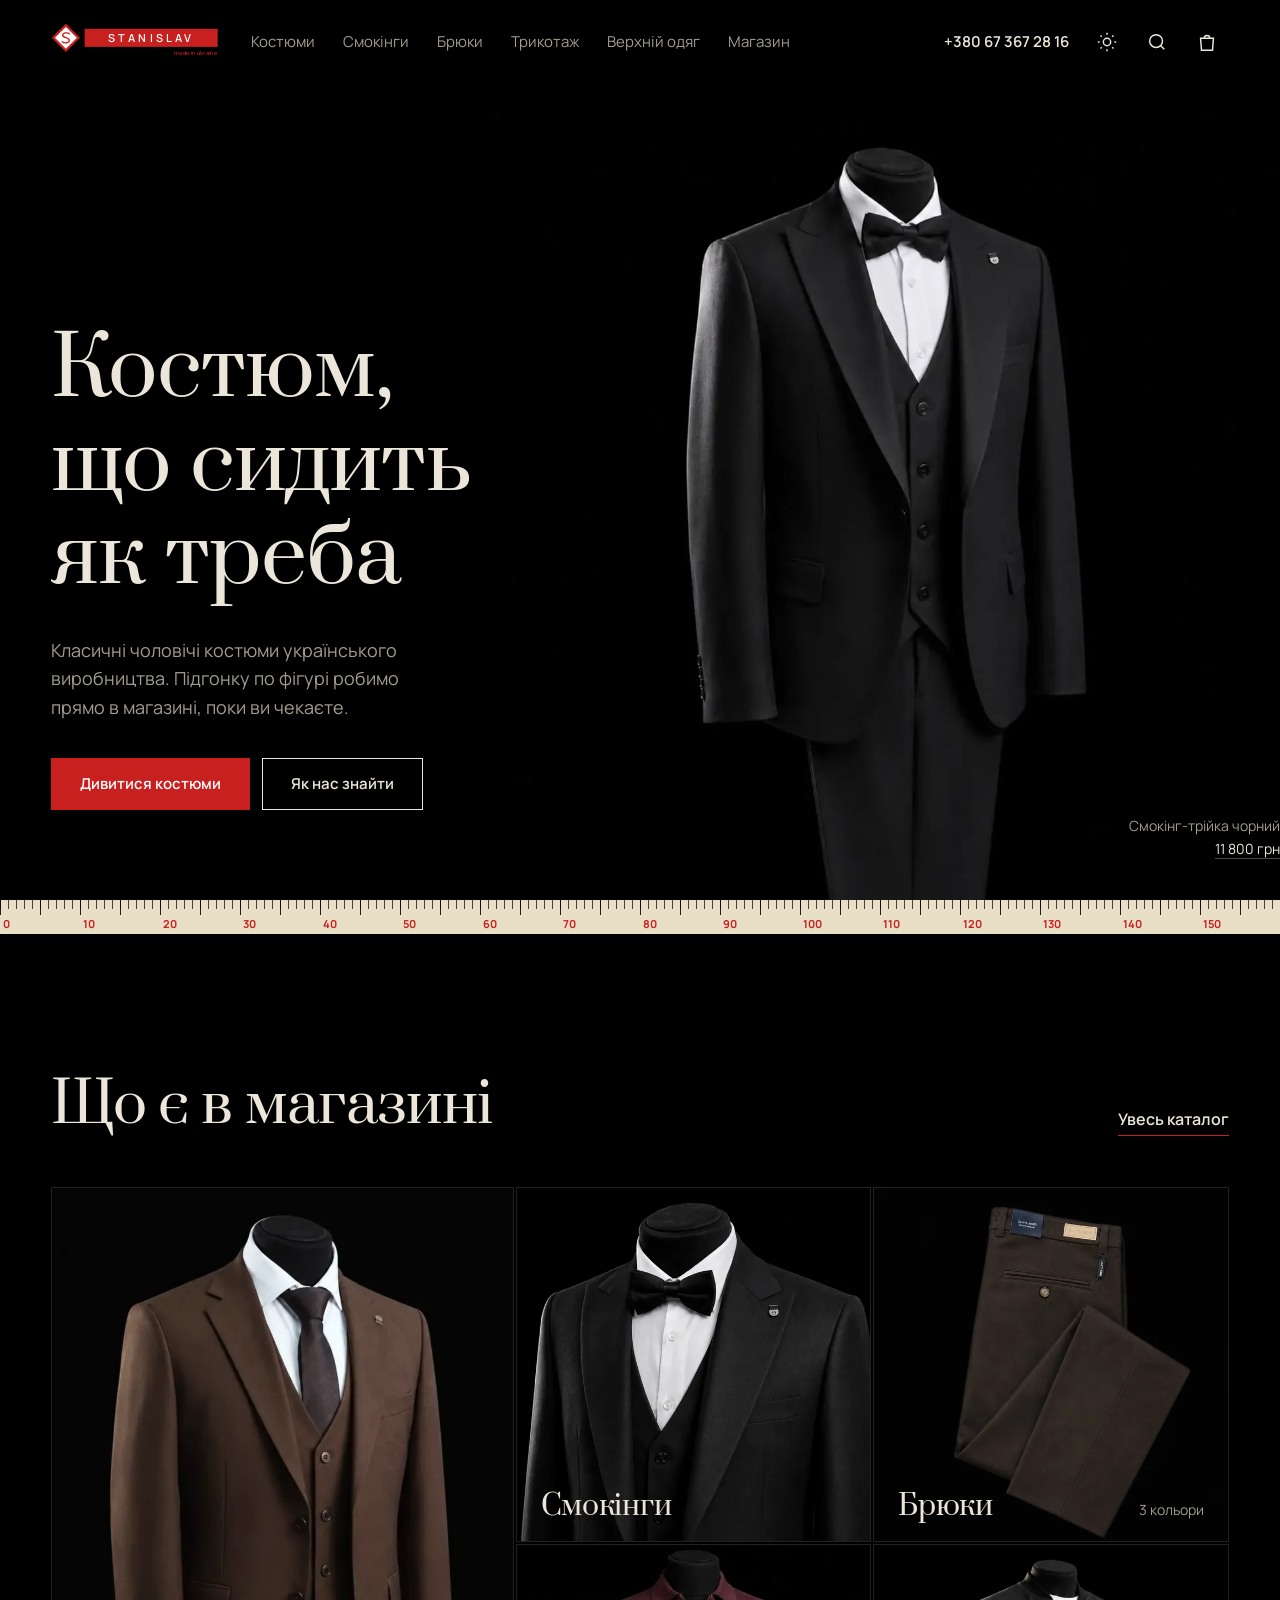
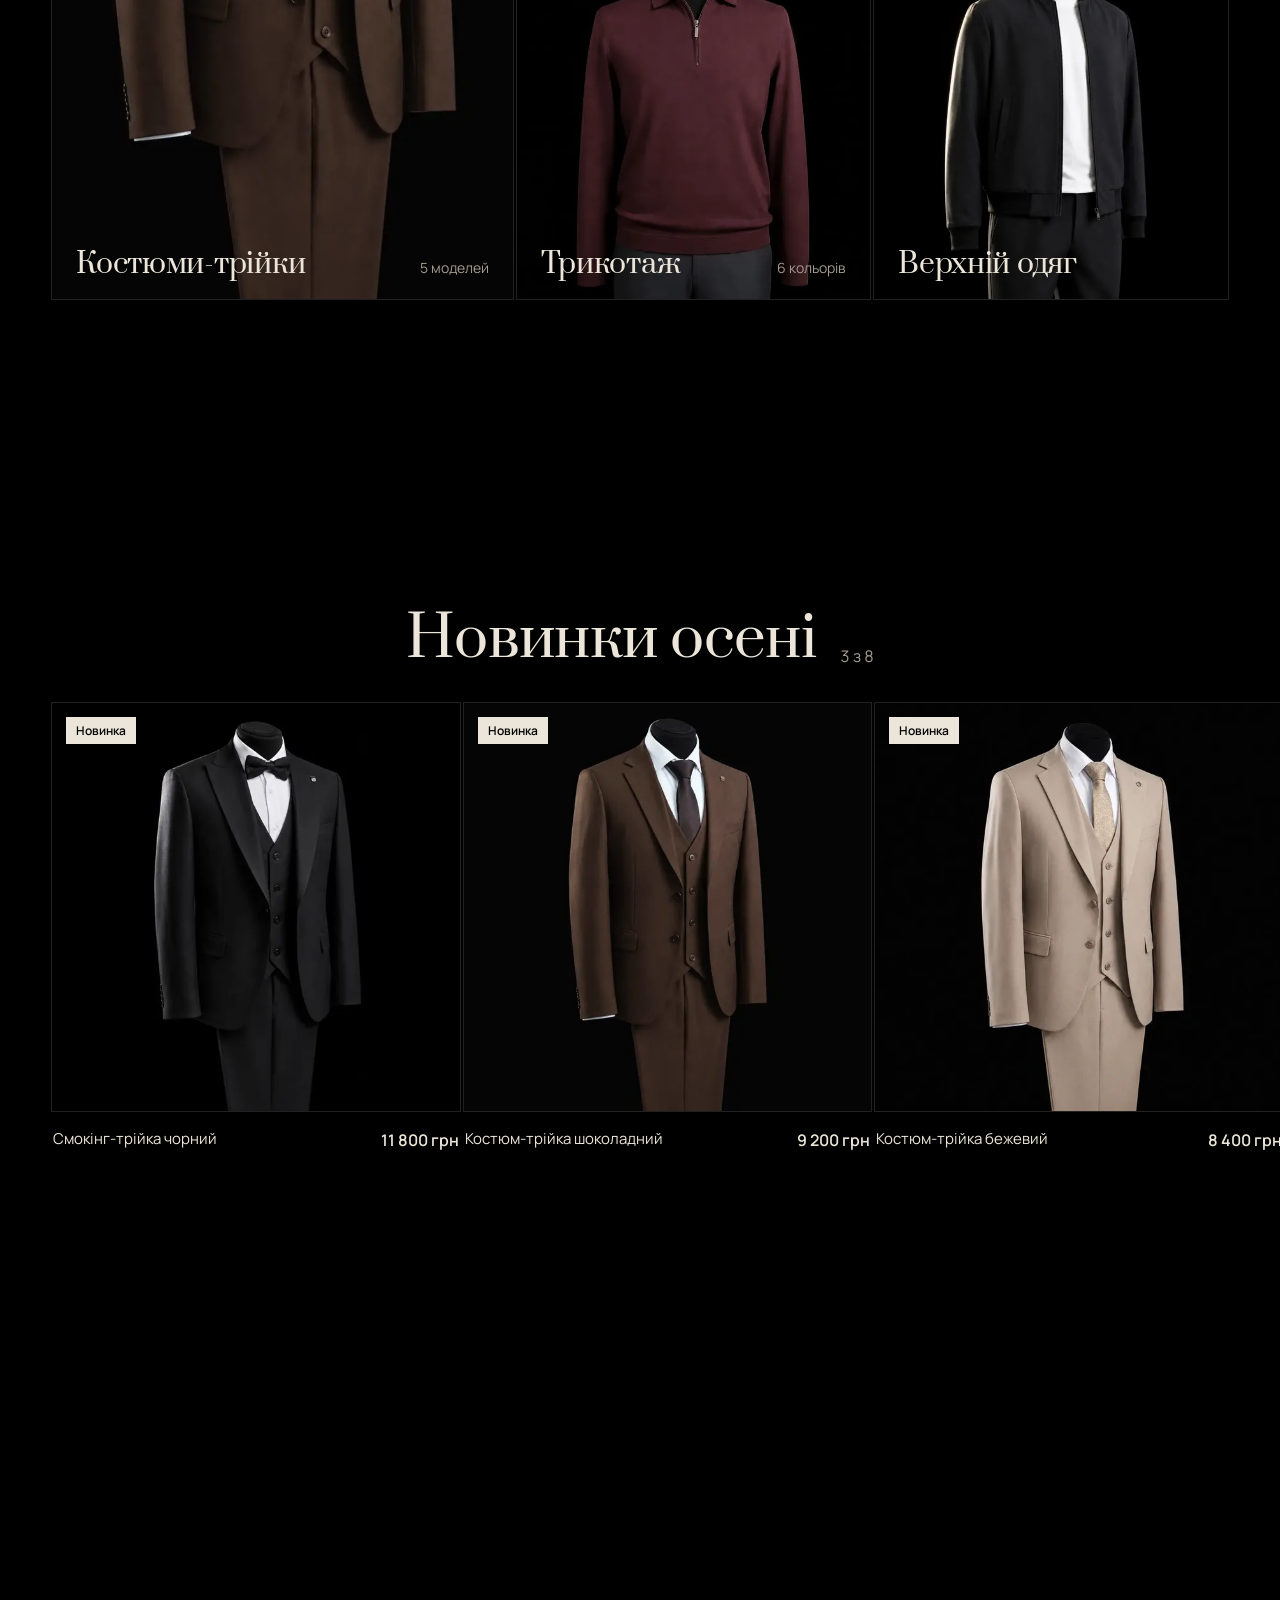
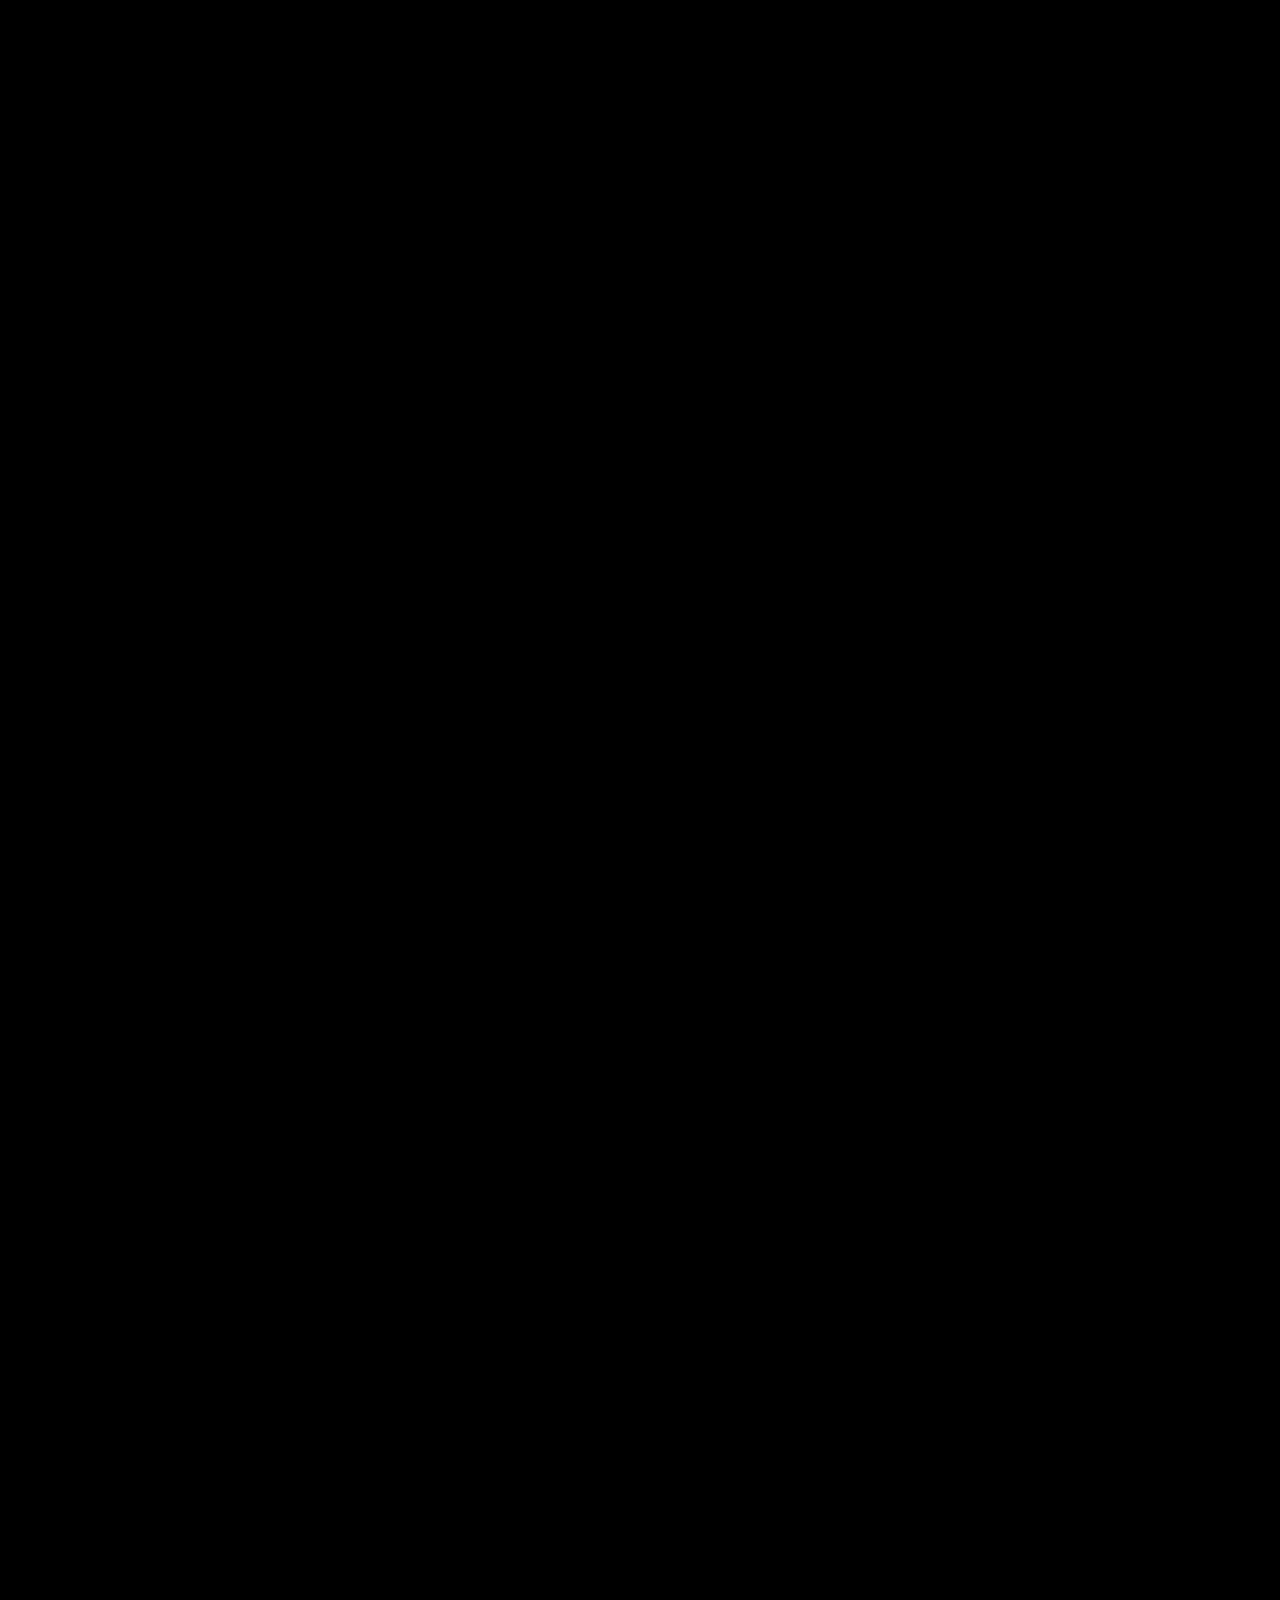
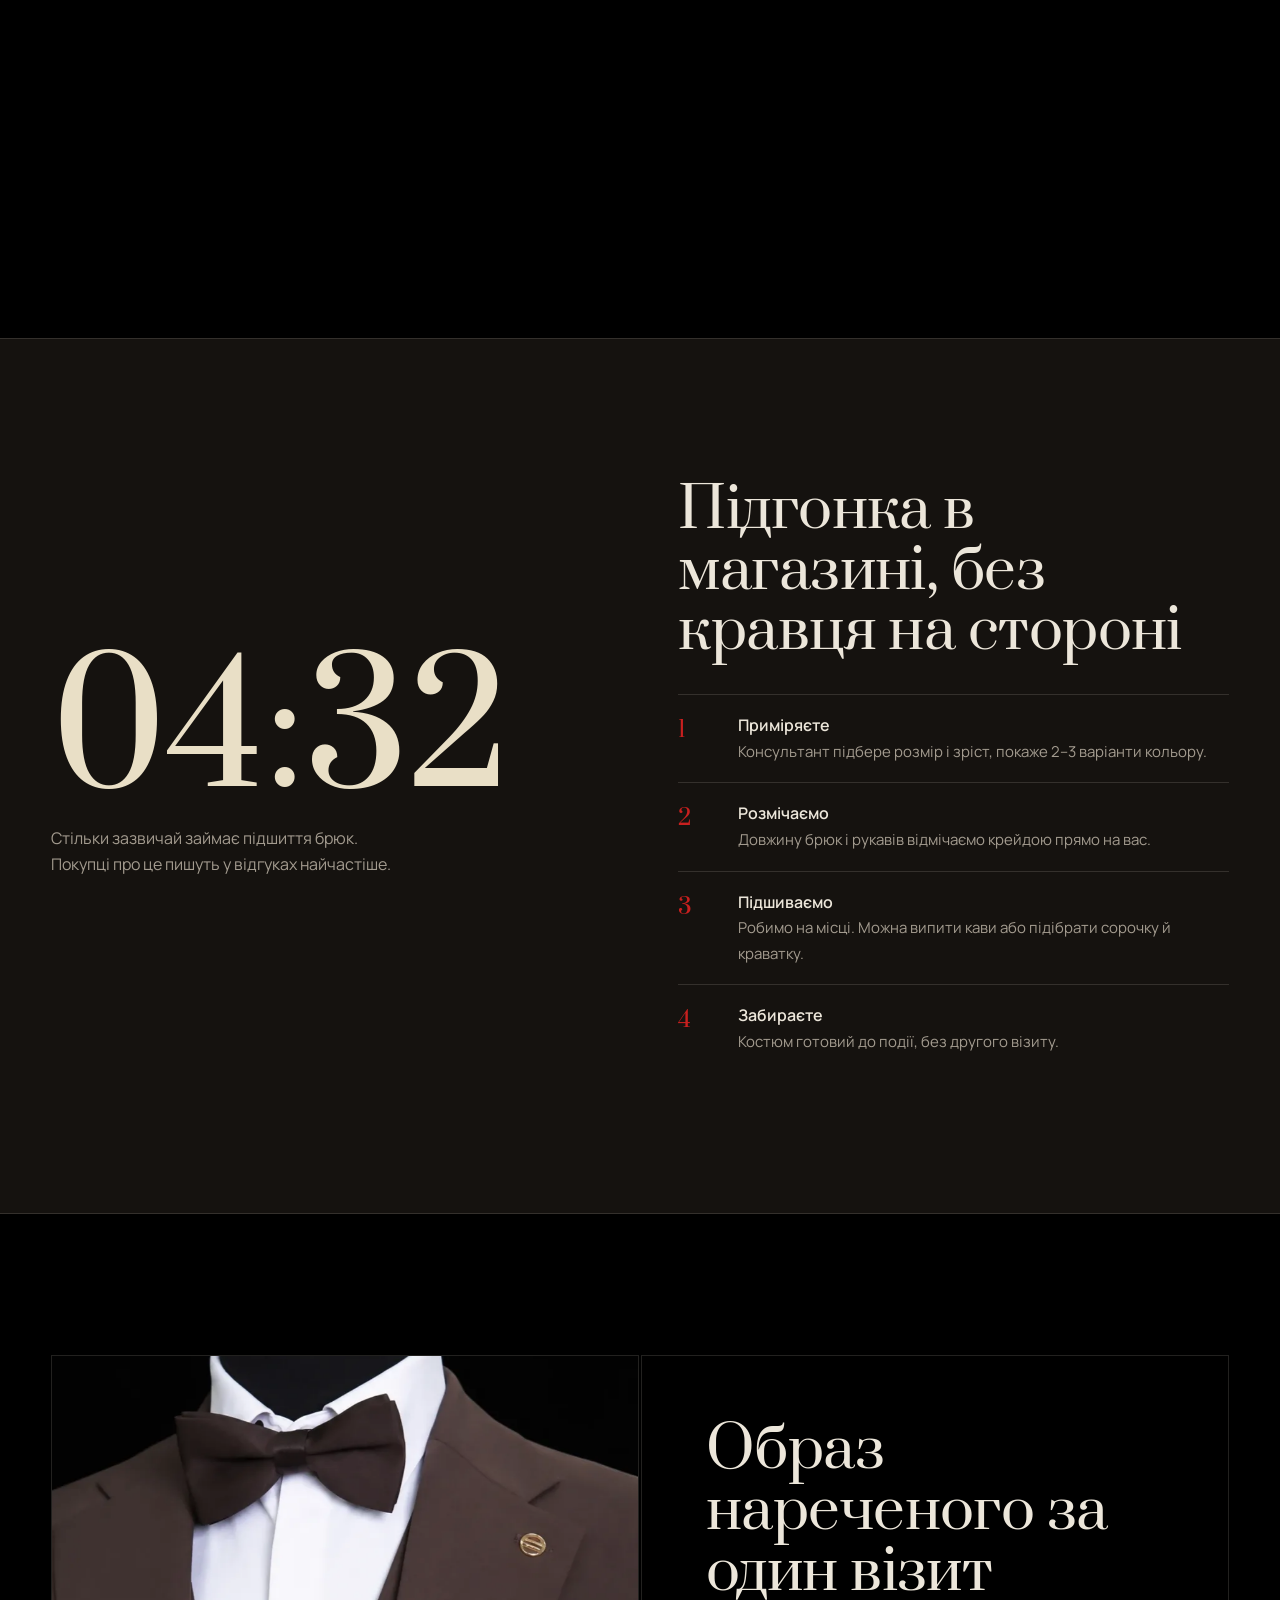
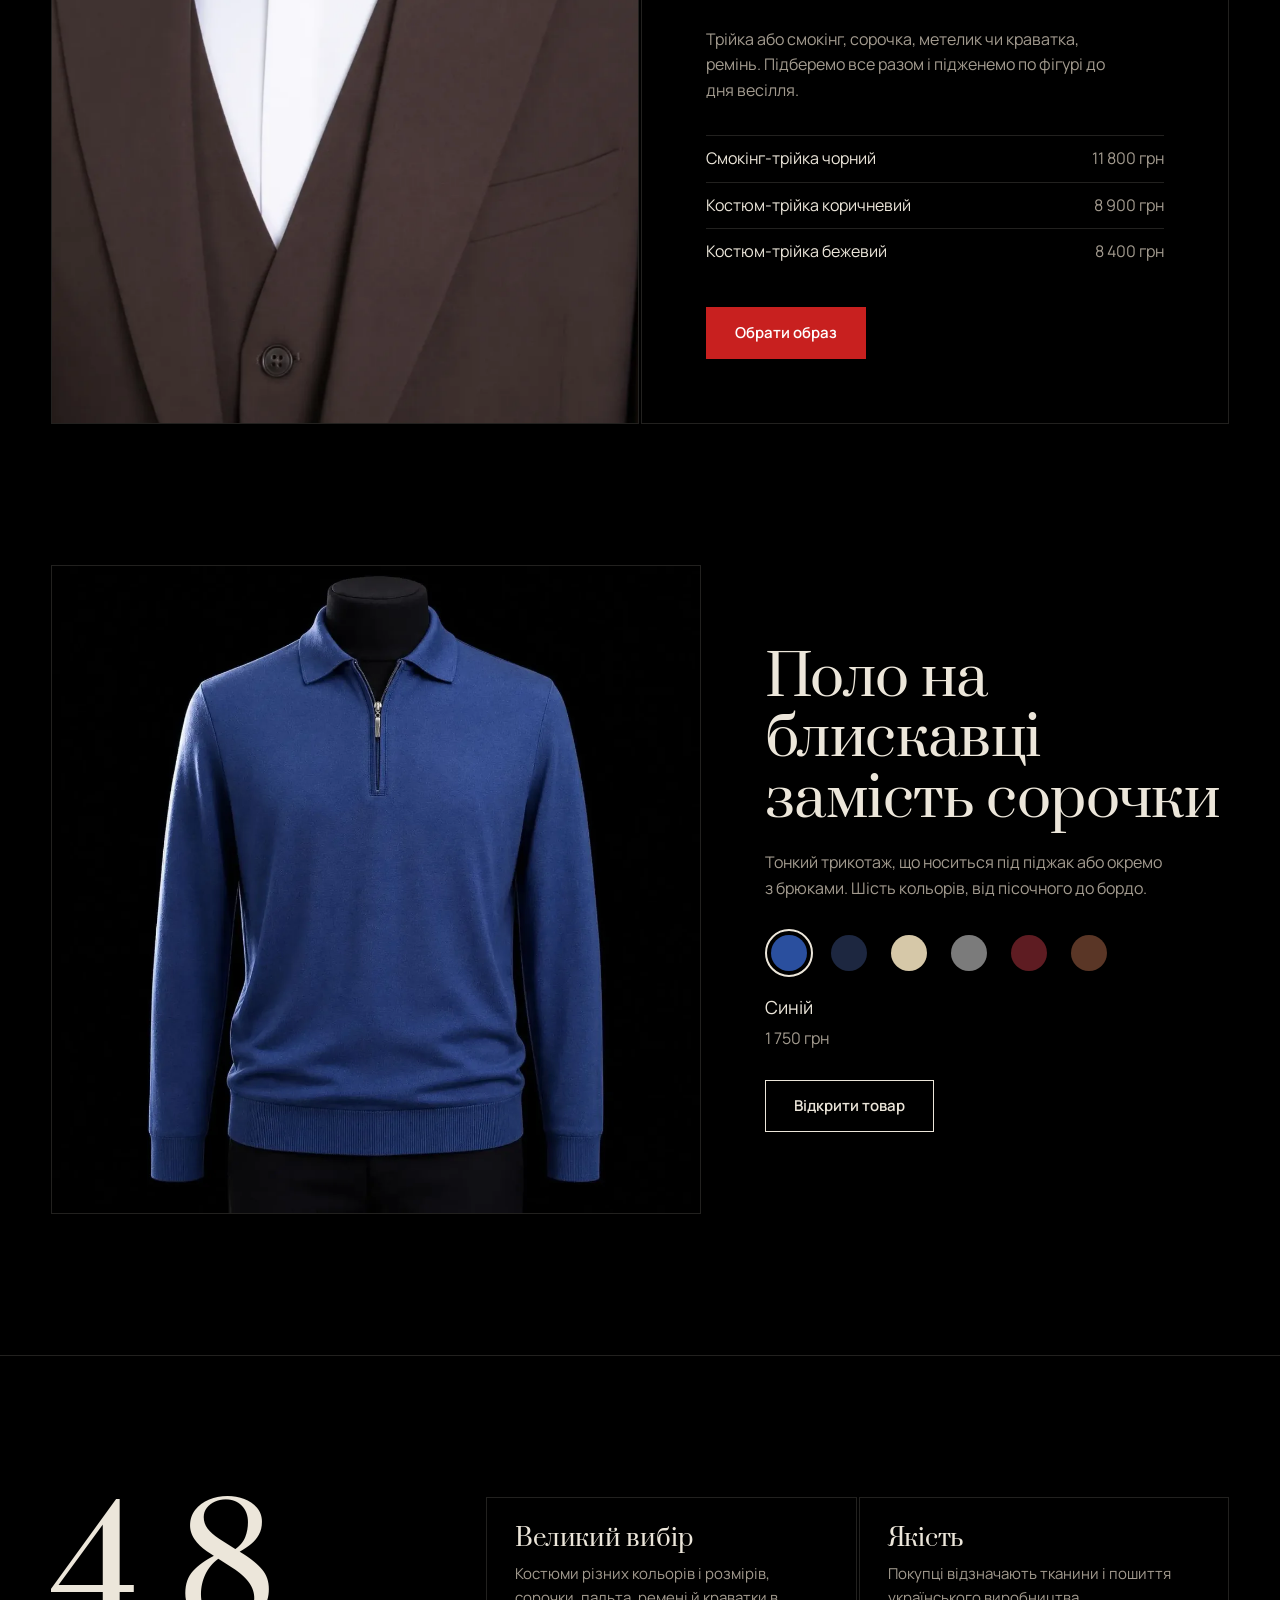
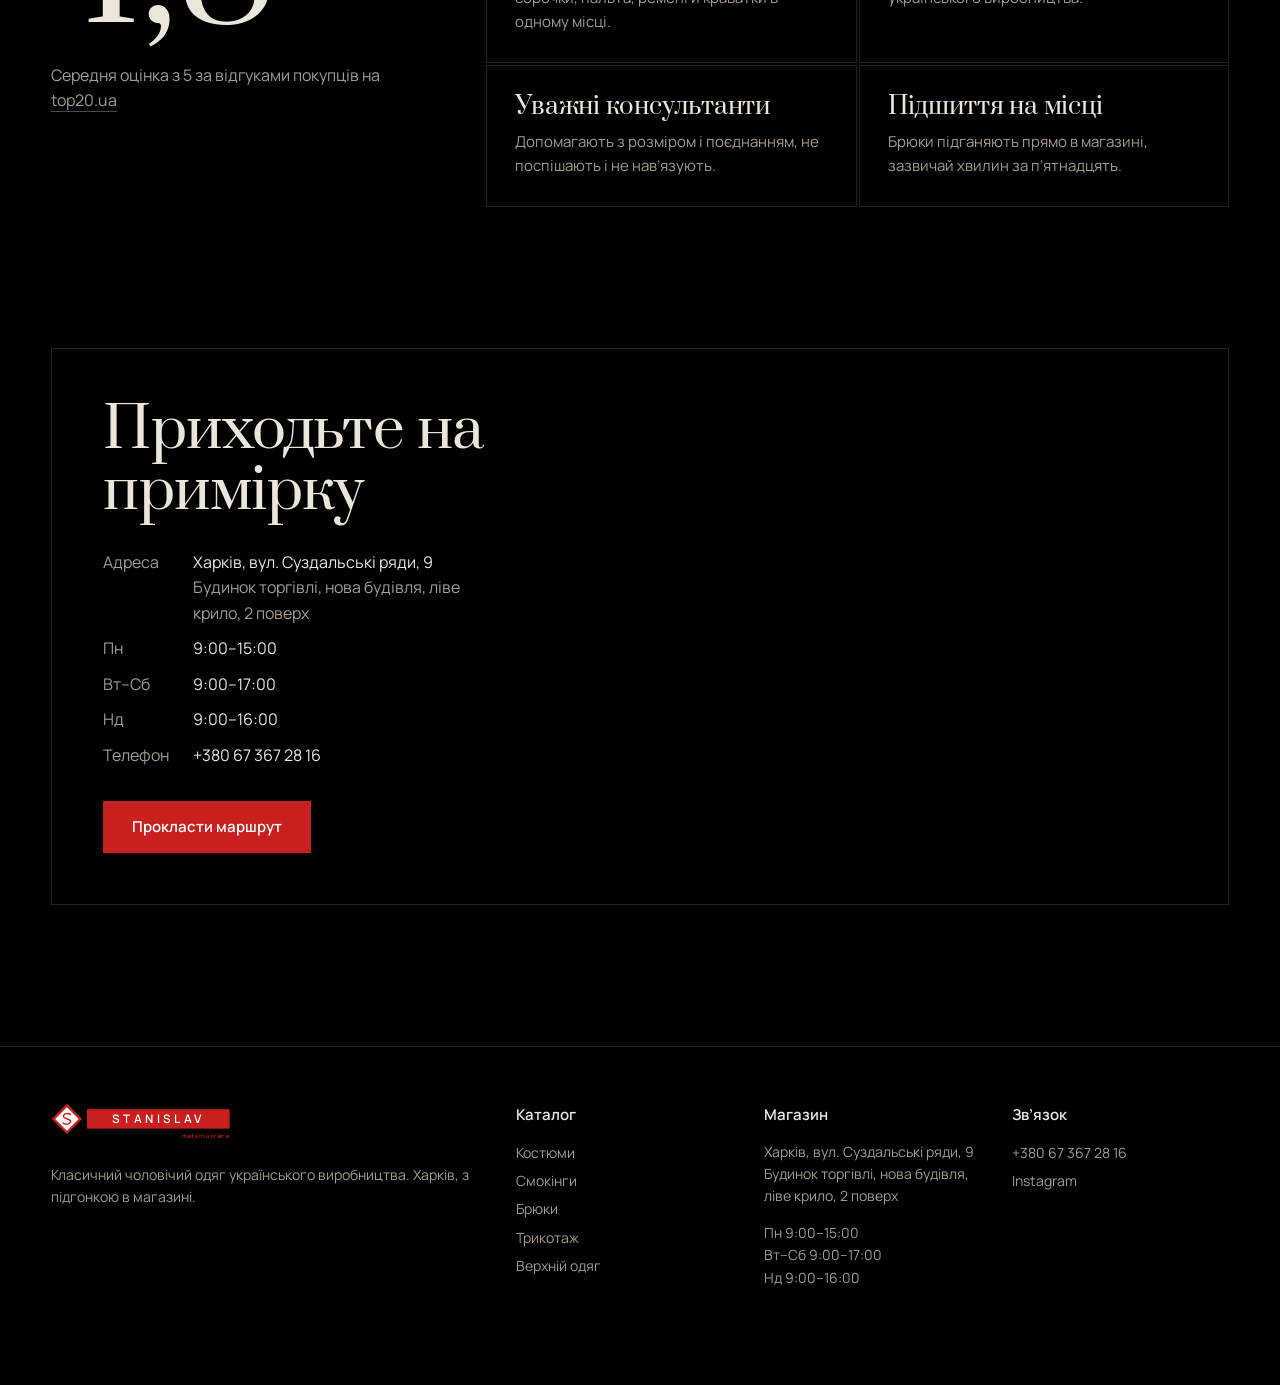
<file: index.html>
<!doctype html>
<html lang="uk">
<head>
  <meta charset="utf-8">
  <meta name="viewport" content="width=device-width, initial-scale=1">
  <title>Stanislav | Чоловічі костюми в Харкові</title>
  <meta name="description" content="Класичні чоловічі костюми українського виробництва в Харкові. Підгонка в магазині за 15 хвилин.">
  <meta name="robots" content="noindex">
  <link rel="preconnect" href="https://fonts.googleapis.com">
  <link rel="preconnect" href="https://fonts.gstatic.com" crossorigin>
  <link href="https://fonts.googleapis.com/css2?family=Manrope:wght@400;500;600;700&family=Prata&display=swap&subset=cyrillic" rel="stylesheet">
  <script>try{var t=localStorage.getItem('stanislav-theme');if(t)document.documentElement.dataset.theme=t;}catch(e){}</script>
  <link rel="stylesheet" href="assets/style.css">
  <link rel="preload" as="image" href="img/tuxedo-black-1.webp">
</head>
<body data-page="home">

  <!-- Hero: spotlight reveal of the tuxedo + staggered headline -->
  <section class="hero">
    <div class="hero-copy">
      <h1>
        <span class="line"><span>Костюм,</span></span>
        <span class="line"><span>що сидить</span></span>
        <span class="line"><span>як треба</span></span>
      </h1>
      <p class="lead">Класичні чоловічі костюми українського виробництва. Підгонку по фігурі робимо прямо в магазині, поки ви чекаєте.</p>
      <div class="actions">
        <a class="btn btn--red" href="collection.html?cat=suits">Дивитися костюми</a>
        <a class="btn btn--ghost" href="#visit">Як нас знайти</a>
      </div>
    </div>
    <figure class="hero-figure">
      <img src="img/tuxedo-black-1.webp" alt="Чорний смокінг-трійка з метеликом на манекені" width="1200" height="1200">
      <figcaption class="hero-caption">Смокінг-трійка чорний<br><a href="product.html?id=tuxedo-black">11 800 грн</a></figcaption>
    </figure>
  </section>

  <!-- Tailor's tape: moves with scroll -->
  <div class="tape" aria-hidden="true"><div class="tape-track"></div></div>

  <section class="section">
    <div class="wrap">
      <div class="section-head" data-reveal>
        <h2>Що є в магазині</h2>
        <a class="link-under" href="collection.html">Увесь каталог</a>
      </div>
      <div class="cats" data-reveal>
        <a class="cat" href="collection.html?cat=suits">
          <img src="img/suit-chocolate-1.webp" alt="Шоколадний костюм-трійка" loading="lazy">
          <div class="cat-label"><h3>Костюми-трійки</h3><small>5 моделей</small></div>
        </a>
        <a class="cat" href="collection.html?cat=tuxedo">
          <img src="img/tuxedo-black-2-s.webp" alt="Смокінг, деталь з метеликом" loading="lazy">
          <div class="cat-label"><h3>Смокінги</h3></div>
        </a>
        <a class="cat" href="collection.html?cat=trousers">
          <img src="img/trousers-brown-s.webp" alt="Коричневі брюки" loading="lazy">
          <div class="cat-label"><h3>Брюки</h3><small>3 кольори</small></div>
        </a>
        <a class="cat" href="collection.html?cat=knit">
          <img src="img/polo-burgundy-s.webp" alt="Джемпер-поло бордо" loading="lazy">
          <div class="cat-label"><h3>Трикотаж</h3><small>6 кольорів</small></div>
        </a>
        <a class="cat" href="collection.html?cat=outer">
          <img src="img/bomber-black-1-s.webp" alt="Чорний бомбер" loading="lazy">
          <div class="cat-label"><h3>Верхній одяг</h3></div>
        </a>
      </div>
    </div>
  </section>

  <!-- Showcase: pinned horizontal scroll on desktop, swipe on mobile -->
  <section class="showcase">
    <div class="showcase-sticky">
      <div class="wrap showcase-head">
        <div>
          <h2 style="font-size:clamp(34px,4.4vw,64px)">Новинки осені</h2>
        </div>
        <span class="showcase-count"></span>
      </div>
      <div class="showcase-track"></div>
    </div>
  </section>

  <!-- Alterations: countdown timer -->
  <section class="section fitting">
    <div class="wrap fitting-grid">
      <div data-reveal>
        <div class="timer" aria-label="15 хвилин">15:00</div>
        <p class="timer-note">Стільки зазвичай займає підшиття брюк. Покупці про це пишуть у відгуках найчастіше.</p>
      </div>
      <div data-reveal>
        <h2>Підгонка в магазині, без кравця на стороні</h2>
        <ol>
          <li><div><b>Приміряєте</b><span>Консультант підбере розмір і зріст, покаже 2–3 варіанти кольору.</span></div></li>
          <li><div><b>Розмічаємо</b><span>Довжину брюк і рукавів відмічаємо крейдою прямо на вас.</span></div></li>
          <li><div><b>Підшиваємо</b><span>Робимо на місці. Можна випити кави або підібрати сорочку й краватку.</span></div></li>
          <li><div><b>Забираєте</b><span>Костюм готовий до події, без другого візиту.</span></div></li>
        </ol>
      </div>
    </div>
  </section>

  <!-- Wedding -->
  <section class="section">
    <div class="wrap wedding">
      <div class="wedding-media"><img src="img/suit-brown-2.webp" alt="Коричнева трійка з метеликом, деталь" loading="lazy"></div>
      <div class="wedding-copy" data-reveal>
        <h2>Образ нареченого за один візит</h2>
        <p>Трійка або смокінг, сорочка, метелик чи краватка, ремінь. Підберемо все разом і підженемо по фігурі до дня весілля.</p>
        <ul>
          <li>Смокінг-трійка чорний <span>11 800 грн</span></li>
          <li>Костюм-трійка коричневий <span>8 900 грн</span></li>
          <li>Костюм-трійка бежевий <span>8 400 грн</span></li>
        </ul>
        <div><a class="btn btn--red" href="product.html?id=tuxedo-black">Обрати образ</a></div>
      </div>
    </div>
  </section>

  <!-- Knitwear colour switcher -->
  <section class="section section--tight">
    <div class="wrap knit">
      <div class="knit-stage" aria-live="polite"></div>
      <div data-reveal>
        <h2 style="font-size:clamp(34px,4.4vw,64px)">Поло на блискавці замість сорочки</h2>
        <p style="color:var(--muted);max-width:40ch;margin-top:20px">Тонкий трикотаж, що носиться під піджак або окремо з брюками. Шість кольорів, від пісочного до бордо.</p>
        <div class="knit-swatches" role="group" aria-label="Колір джемпера"></div>
        <div class="knit-name"></div>
        <div class="knit-price">1 750 грн</div>
        <a class="btn btn--ghost knit-link" href="#">Відкрити товар</a>
      </div>
    </div>
  </section>

  <!-- Reviews summary -->
  <section class="section" style="border-top:1px solid var(--line)">
    <div class="wrap reviews">
      <div data-reveal>
        <div class="score">4,8</div>
        <p class="score-note">Середня оцінка з 5 за відгуками покупців на <a href="https://top20.ua/kh/magazini-supermarketi/magazini-odyagu-ta-vzuttya/stanislav-magazin-klassicheskih-muzhskih-kostyumov.html" target="_blank" rel="noopener">top20.ua</a></p>
      </div>
      <div class="themes" data-reveal>
        <div><h3>Великий вибір</h3><p>Костюми різних кольорів і розмірів, сорочки, пальта, ремені й краватки в одному місці.</p></div>
        <div><h3>Якість</h3><p>Покупці відзначають тканини і пошиття українського виробництва.</p></div>
        <div><h3>Уважні консультанти</h3><p>Допомагають з розміром і поєднанням, не поспішають і не нав’язують.</p></div>
        <div><h3>Підшиття на місці</h3><p>Брюки підганяють прямо в магазині, зазвичай хвилин за п’ятнадцять.</p></div>
      </div>
    </div>
  </section>

  <!-- Visit -->
  <section class="section section--tight" id="visit">
    <div class="wrap">
      <div class="visit" data-reveal>
        <div class="visit-info">
          <h2>Приходьте на примірку</h2>
          <dl>
            <dt>Адреса</dt><dd>Харків, вул. Суздальські ряди, 9<br><span style="color:var(--muted)">Будинок торгівлі, нова будівля, ліве крило, 2 поверх</span></dd>
            <dt>Пн</dt><dd>9:00–15:00</dd>
            <dt>Вт–Сб</dt><dd>9:00–17:00</dd>
            <dt>Нд</dt><dd>9:00–16:00</dd>
            <dt>Телефон</dt><dd><a href="tel:+380673672816">+380 67 367 28 16</a></dd>
          </dl>
          <a class="btn btn--red" href="https://www.google.com/maps/search/?api=1&query=Суздальські+ряди+9+Харків" target="_blank" rel="noopener">Прокласти маршрут</a>
        </div>
        <iframe title="Карта: Суздальські ряди, 9, Харків" loading="lazy" src="https://maps.google.com/maps?q=%D0%A1%D1%83%D0%B7%D0%B4%D0%B0%D0%BB%D1%8C%D1%81%D1%8C%D0%BA%D1%96%20%D1%80%D1%8F%D0%B4%D0%B8%209%2C%20%D0%A5%D0%B0%D1%80%D0%BA%D1%96%D0%B2&z=16&output=embed"></iframe>
      </div>
    </div>
  </section>

  <script src="assets/data.js"></script>
  <script src="assets/app.js"></script>
</body>
</html>
</file>
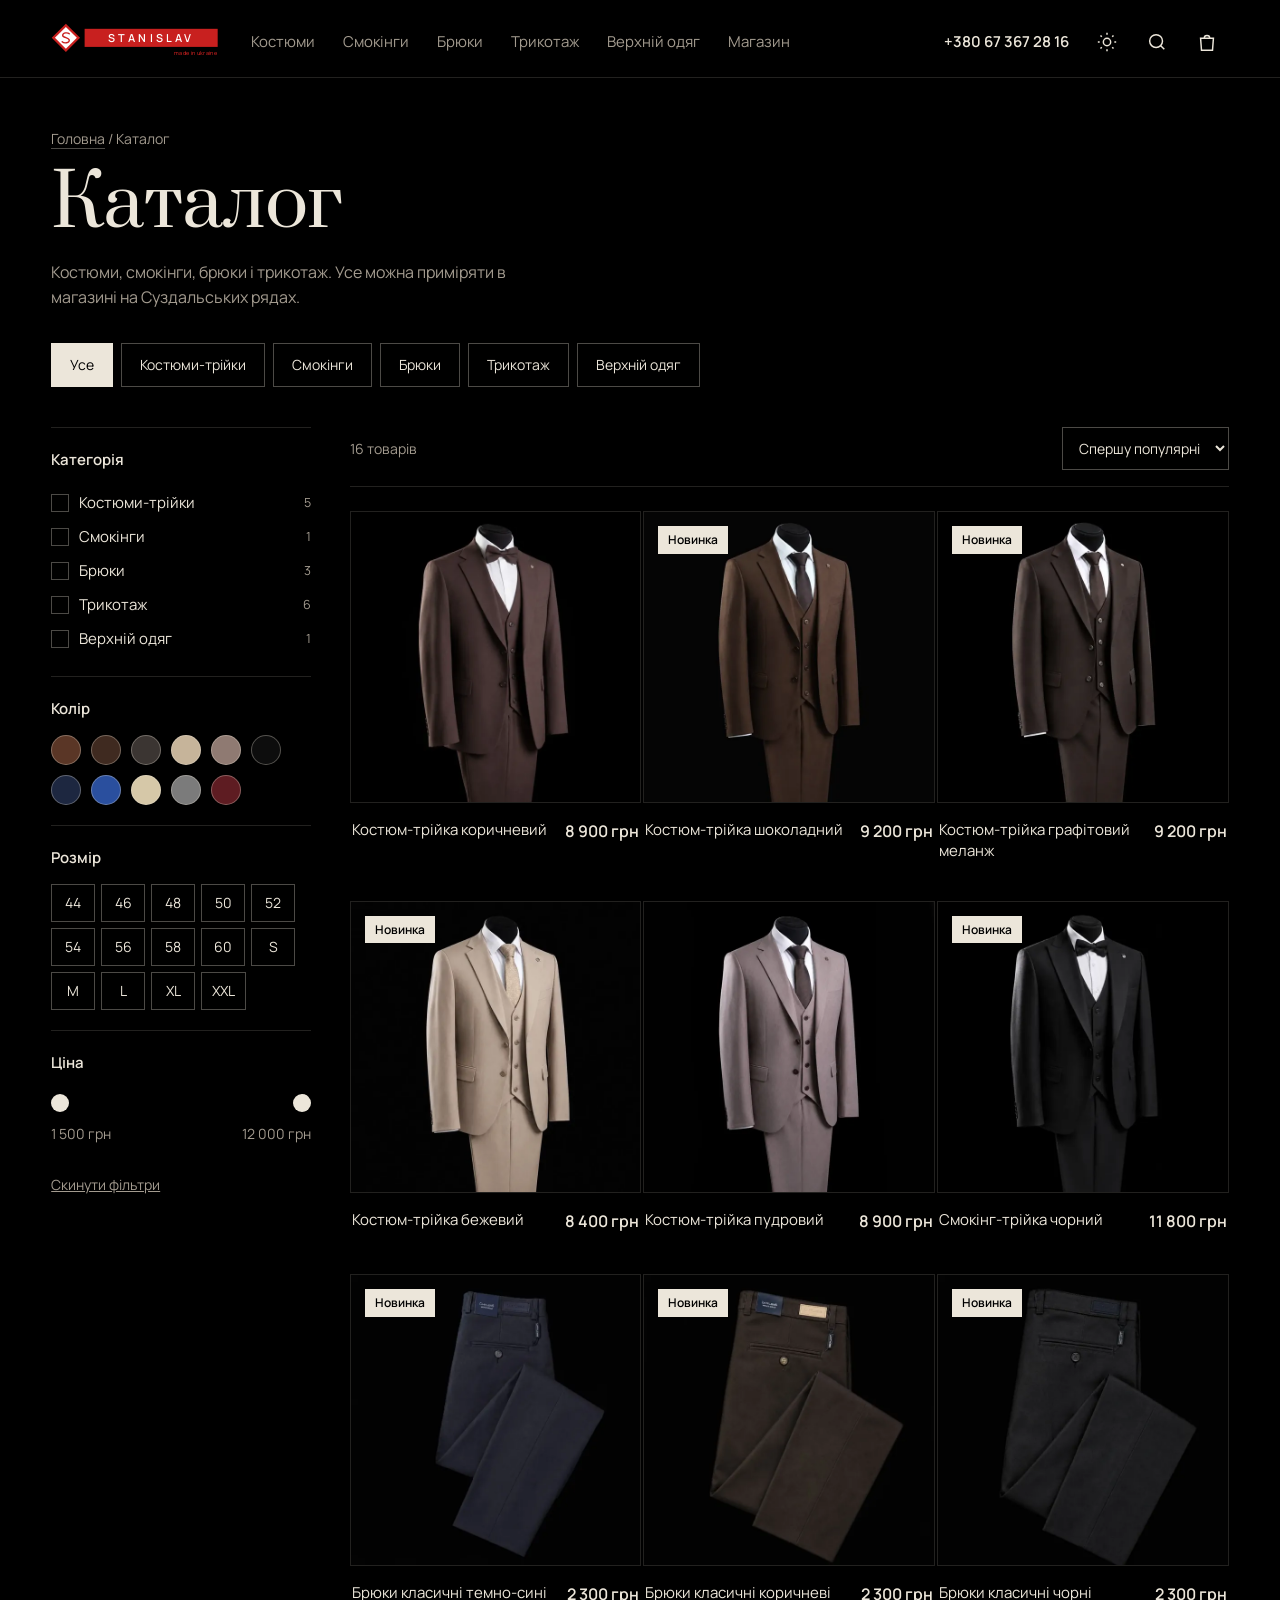
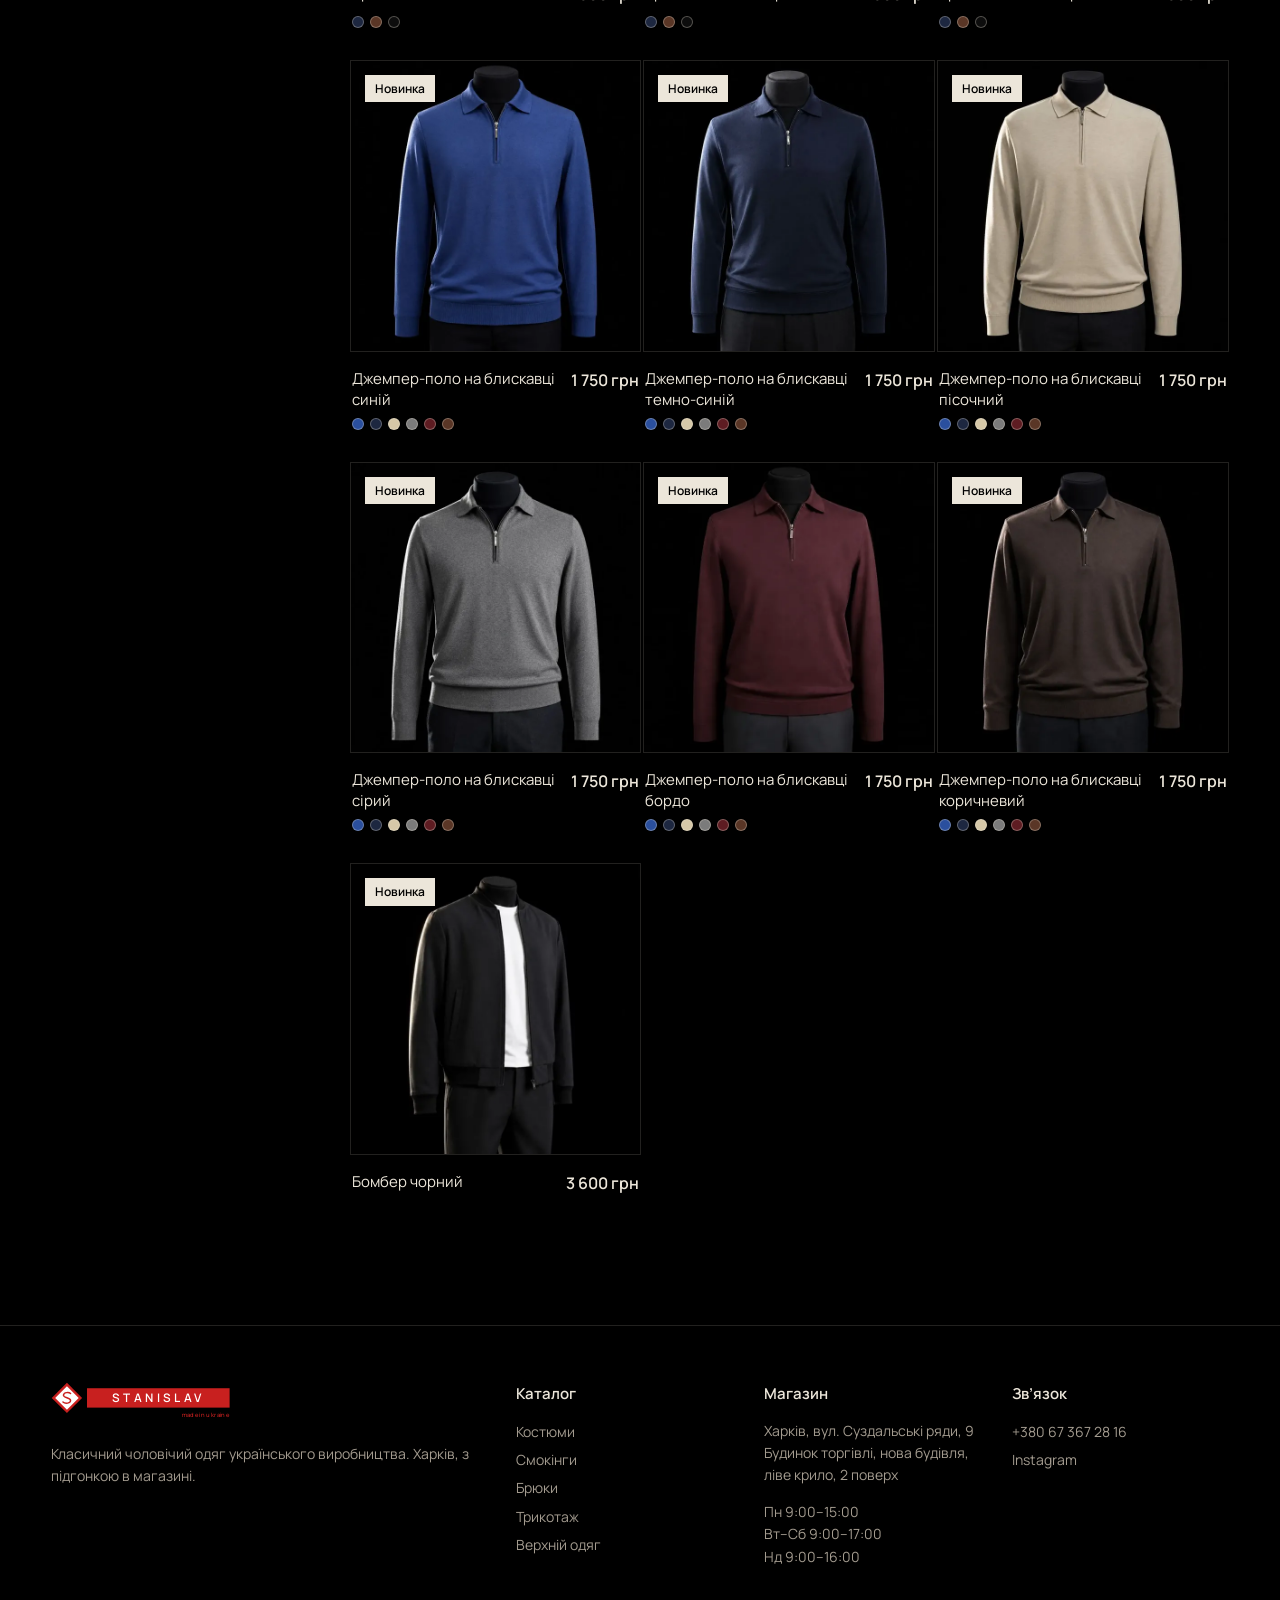
<file: collection.html>
<!doctype html>
<html lang="uk">
<head>
  <meta charset="utf-8">
  <meta name="viewport" content="width=device-width, initial-scale=1">
  <title>Каталог | Stanislav, Харків</title>
  <meta name="robots" content="noindex">
  <link rel="preconnect" href="https://fonts.googleapis.com">
  <link rel="preconnect" href="https://fonts.gstatic.com" crossorigin>
  <link href="https://fonts.googleapis.com/css2?family=Manrope:wght@400;500;600;700&family=Prata&display=swap&subset=cyrillic" rel="stylesheet">
  <script>try{var t=localStorage.getItem('stanislav-theme');if(t)document.documentElement.dataset.theme=t;}catch(e){}</script>
  <link rel="stylesheet" href="assets/style.css">
</head>
<body data-page="collection">

  <section class="page-top">
    <div class="wrap">
      <div class="crumbs"><a href="index.html">Головна</a> / Каталог</div>
      <h1>Каталог</h1>
      <p class="page-sub"></p>
      <div class="cat-tabs" role="group" aria-label="Категорії"></div>
    </div>
  </section>

  <div class="wrap catalog">
    <!-- Filters: sidebar on desktop, drawer on mobile -->
    <aside class="filters" aria-label="Фільтри">
      <button class="filters-close" aria-label="Закрити фільтри">×</button>
      <div class="fgroup"><h4>Категорія</h4><div class="checks" id="f-cats"></div></div>
      <div class="fgroup"><h4>Колір</h4><div class="swatches" id="f-colors"></div></div>
      <div class="fgroup"><h4>Розмір</h4><div class="chips" id="f-sizes"></div></div>
      <div class="fgroup">
        <h4>Ціна</h4>
        <div class="price-range">
          <div class="rail"><i></i></div>
          <input type="range" id="p-min" aria-label="Мінімальна ціна">
          <input type="range" id="p-max" aria-label="Максимальна ціна">
        </div>
        <div class="price-vals" id="p-vals"></div>
      </div>
      <button class="filters-reset" data-reset>Скинути фільтри</button>
    </aside>

    <div>
      <div class="toolbar">
        <button class="filter-open">Фільтри</button>
        <span class="result-count"></span>
        <select id="sort" aria-label="Сортування">
          <option value="popular">Спершу популярні</option>
          <option value="new">Спершу новинки</option>
          <option value="cheap">Дешевші спершу</option>
          <option value="expensive">Дорожчі спершу</option>
        </select>
      </div>
      <div class="grid"></div>
    </div>
  </div>

  <script src="assets/data.js"></script>
  <script src="assets/app.js"></script>
</body>
</html>
</file>
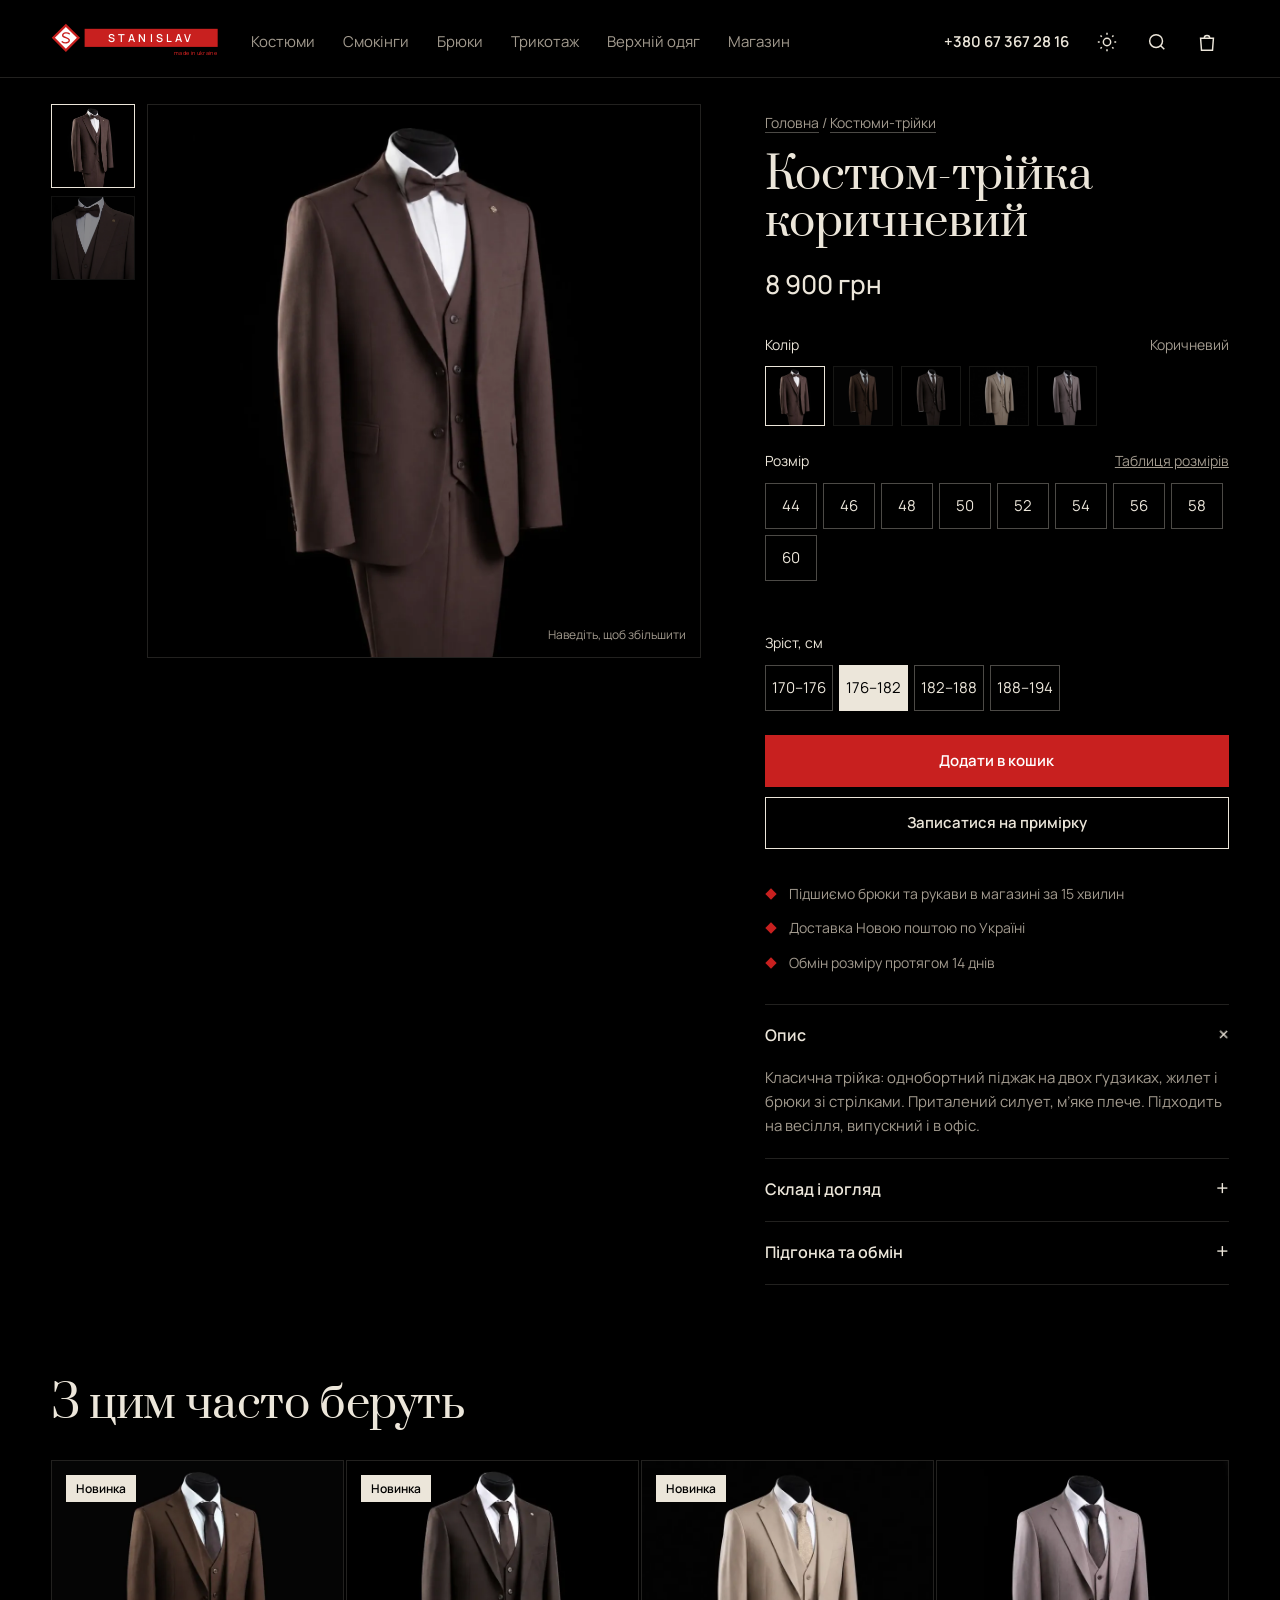
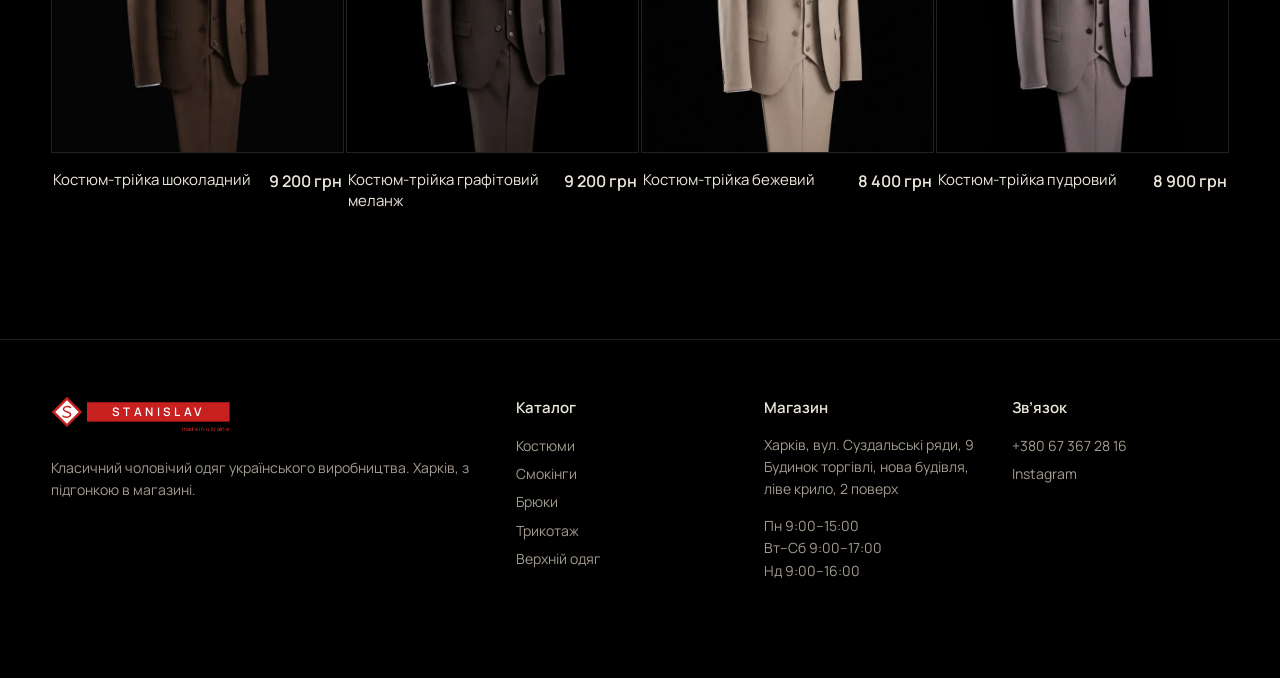
<file: product.html>
<!doctype html>
<html lang="uk">
<head>
  <meta charset="utf-8">
  <meta name="viewport" content="width=device-width, initial-scale=1">
  <title>Товар | Stanislav, Харків</title>
  <meta name="robots" content="noindex">
  <link rel="preconnect" href="https://fonts.googleapis.com">
  <link rel="preconnect" href="https://fonts.gstatic.com" crossorigin>
  <link href="https://fonts.googleapis.com/css2?family=Manrope:wght@400;500;600;700&family=Prata&display=swap&subset=cyrillic" rel="stylesheet">
  <script>try{var t=localStorage.getItem('stanislav-theme');if(t)document.documentElement.dataset.theme=t;}catch(e){}</script>
  <link rel="stylesheet" href="assets/style.css">
</head>
<body data-page="product">

  <main class="wrap product"></main>

  <section class="wrap related">
    <h2>З цим часто беруть</h2>
    <div class="grid"></div>
  </section>

  <script src="assets/data.js"></script>
  <script src="assets/app.js"></script>
</body>
</html>
</file>
<file: assets/style.css>
:root {
  --black: #000;
  --panel: #15120f;
  --panel-2: #1f1b17;
  --ivory: #ece6da;
  --muted: #a39b8f;
  --red: #c8201f;
  --red-deep: #9e1514;
  --tape: #e9dfc6;
  --line: rgba(236, 230, 218, .14);
  --line-strong: rgba(236, 230, 218, .32);
  --serif: 'Prata', Georgia, serif;
  --sans: 'Manrope', system-ui, sans-serif;
  --gutter: clamp(16px, 4vw, 56px);
  --max: 1440px;
  --header-h: 72px;
  --ease: cubic-bezier(.2, .7, .1, 1);
  --on-photo: #ece6da;
  --on-photo-muted: #a39b8f;
  --focus: var(--tape);
  --timer: var(--tape);
  --map-filter: grayscale(1) invert(.92) contrast(.9);
  color-scheme: dark;
}

:root[data-theme='light'] {
  --black: #f2f1ee;
  --panel: #e8e6e1;
  --panel-2: #dedbd5;
  --ivory: #16130f;
  --muted: #645d55;
  --line: rgba(22, 19, 15, .14);
  --line-strong: rgba(22, 19, 15, .32);
  --focus: var(--red);
  --timer: var(--ivory);
  --map-filter: grayscale(1) contrast(.95);
  color-scheme: light;
}

body {
  transition: background-color .4s, color .4s;
}

.theme-toggle {
  & .i-moon {
    display: none;
  }

  :root[data-theme='light'] & .i-moon {
    display: block;
  }

  :root[data-theme='light'] & .i-sun {
    display: none;
  }
}

*,
*::before,
*::after {
  box-sizing: border-box;
}

html {
  scroll-behavior: smooth;
}

body {
  margin: 0;
  background: var(--black);
  color: var(--ivory);
  font-family: var(--sans);
  font-size: 16px;
  line-height: 1.6;
  -webkit-font-smoothing: antialiased;
  overflow-x: hidden;
}

img {
  display: block;
  max-width: 100%;
}

a {
  color: inherit;
  text-decoration: none;
}

button {
  font: inherit;
  color: inherit;
  background: none;
  border: 0;
  cursor: pointer;
}

:focus-visible {
  outline: 2px solid var(--focus);
  outline-offset: 3px;
}

h1,
h2,
h3 {
  font-family: var(--serif);
  font-weight: 400;
  line-height: 1.08;
  margin: 0;
  letter-spacing: -.01em;
}

.wrap {
  max-width: var(--max);
  margin: 0 auto;
  padding: 0 var(--gutter);
}

.btn {
  display: inline-flex;
  align-items: center;
  justify-content: center;
  gap: 10px;
  min-height: 52px;
  padding: 0 28px;
  font-weight: 600;
  font-size: 15px;
  border: 1px solid var(--ivory);
  transition: background .25s, color .25s, border-color .25s;

  &.btn--red {
    background: var(--red);
    border-color: var(--red);
    color: #fff;
  }

  &.btn--ghost {
    background: transparent;
  }

  &.btn--block {
    width: 100%;
  }
}

@media (hover: hover) {
  .btn.btn--red:hover {
    background: var(--red-deep);
    border-color: var(--red-deep);
  }

  .btn.btn--ghost:hover {
    background: var(--ivory);
    color: var(--black);
  }
}

.tape-progress {
  position: fixed;
  inset: 0 0 auto 0;
  height: 6px;
  z-index: 60;
  pointer-events: none;

  & span {
    display: block;
    height: 100%;
    width: 100%;
    transform-origin: left;
    transform: scaleX(0);
    background:
      repeating-linear-gradient(90deg, rgba(0, 0, 0, .55) 0 1px, transparent 1px 10px),
      repeating-linear-gradient(90deg, var(--red) 0 2px, transparent 2px 100px),
      var(--tape);
  }
}

.site-header {
  position: fixed;
  inset: 6px 0 auto 0;
  z-index: 50;
  height: var(--header-h);
  transition: background .3s, border-color .3s;
  border-bottom: 1px solid transparent;

  &.is-solid {
    background: color-mix(in srgb, var(--black) 88%, transparent);
    backdrop-filter: blur(10px);
    border-bottom-color: var(--line);
  }

  & .wrap {
    height: 100%;
    display: flex;
    align-items: center;
    gap: 32px;
  }

  & .logo {
    display: block;
    width: 168px;
    flex: none;

    & svg {
      display: block;
      width: 100%;
      height: auto;
    }
  }

  & nav {
    display: flex;
    gap: 28px;
    margin-right: auto;
    font-size: 15px;

    & a {
      position: relative;
      padding: 6px 0;
      color: var(--muted);
      transition: color .2s;

      &.is-active {
        color: var(--ivory);
      }

      &.is-active::after {
        transform: scaleX(1);
        background: var(--red);
      }
    }
  }

  & .phone {
    position: relative;
  }

  & .tools {
    display: flex;
    align-items: center;
    gap: 6px;
    margin-left: auto;
  }

  & .icon-btn {
    position: relative;
    width: 44px;
    height: 44px;
    display: grid;
    place-items: center;

    & svg {
      width: 22px;
      height: 22px;
    }
  }

  & .cart-count {
    position: absolute;
    top: 4px;
    right: 2px;
    min-width: 18px;
    height: 18px;
    border-radius: 9px;
    background: var(--red);
    color: #fff;
    font-size: 11px;
    font-weight: 700;
    display: grid;
    place-items: center;
    padding: 0 4px;

    &:empty {
      display: none;
    }

    &.bump {
      animation: bump .5s var(--ease);
    }
  }

  & .phone {
    font-weight: 600;
    font-size: 15px;
    margin-right: 10px;
    white-space: nowrap;
  }

  & .burger {
    display: none;
  }
}

@media (hover: hover) {
  .site-header nav a:hover {
    color: var(--ivory);
  }
}

.site-header nav a::after,
.site-header .phone::after,
.site-footer a::after {
  content: '';
  position: absolute;
  left: 0;
  right: 0;
  top: calc(100% - var(--pad-b, 0px) + 2px);
  height: 1px;
  background: currentColor;
  transform: scaleX(0);
  transform-origin: left;
  transition: transform .35s var(--ease);
}

.site-header nav a::after {
  --pad-b: 6px;
}

.site-footer a::after {
  --pad-b: 3px;
}

@media (hover: hover) {
  .site-header nav a:hover::after,
  .site-header .phone:hover::after,
  .site-footer a:hover::after {
    transform: scaleX(1);
  }
}

@keyframes bump {
  40% {
    transform: scale(1.35);
  }
}

@media (max-width: 1080px) {
  .site-header nav,
  .site-header .phone {
    display: none;
  }

  .site-header .burger {
    display: grid;
  }
}

@media (max-width: 560px) {
  .site-header .logo {
    width: 132px;
  }
}

.mobile-menu {
  position: fixed;
  inset: 0;
  z-index: 70;
  background: var(--black);
  padding: 96px var(--gutter) 32px;
  display: flex;
  flex-direction: column;
  gap: 4px;
  transform: translateY(-100%);
  transition: transform .5s var(--ease);
  visibility: hidden;

  &.is-open {
    transform: none;
    visibility: visible;
  }

  & a {
    font-family: var(--serif);
    font-size: 34px;
    padding: 8px 0;
    border-bottom: 1px solid var(--line);
  }

  & .close {
    position: absolute;
    top: 18px;
    right: var(--gutter);
    width: 44px;
    height: 44px;
    font-size: 28px;
  }

  & .mm-contacts {
    margin-top: auto;
    color: var(--muted);
    font-size: 15px;
    & .mm-address {
      display: block;
      padding: 14px 0;
      border-bottom: 1px solid var(--line);
    }
  }
}

.hero {
  position: relative;
  min-height: 100svh;
  display: grid;
  grid-template-columns: minmax(0, 5fr) minmax(0, 7fr);
  align-items: end;
  padding: calc(var(--header-h) + 40px) var(--gutter) 0;
  max-width: var(--max);
  margin: 0 auto;
  overflow: hidden;

  & .hero-copy {
    position: relative;
    z-index: 2;
    padding-bottom: clamp(56px, 10vh, 120px);
  }

  & h1 {
    font-size: clamp(44px, min(6.4vw, 9.5svh), 104px);

    & .line {
      display: block;
      overflow: hidden;
      padding-bottom: .06em;
    }

    & .line span {
      display: block;
      transform: translateY(105%);
      transition: transform 1.1s var(--ease);
    }
  }

  & .lead {
    max-width: 34ch;
    margin: 28px 0 36px;
    color: var(--muted);
    font-size: 18px;
    opacity: 0;
    transform: translateY(14px);
    transition: opacity .8s .9s, transform .8s .9s var(--ease);
  }

  & .actions {
    display: flex;
    flex-wrap: wrap;
    gap: 12px;
    opacity: 0;
    transition: opacity .8s 1.1s;
  }

  & .hero-figure {
    position: relative;
    align-self: stretch;
    margin: 0 calc(var(--gutter) * -1) 0 -8%;
    display: flex;
    align-items: flex-end;
    justify-content: center;

    & img {
      width: min(100%, 900px, calc(100svh - var(--header-h) - 40px));
      height: auto;
      aspect-ratio: 1;
      object-fit: cover;
      clip-path: circle(0% at 50% 30%);
      transform: scale(1.08);
      transition: clip-path 1.8s var(--ease), transform 2.4s var(--ease);
    }
  }

  & .hero-caption {
    position: absolute;
    right: 0;
    bottom: 40px;
    text-align: right;
    font-size: 14px;
    color: var(--on-photo-muted);
    opacity: 0;
    transition: opacity .8s 1.4s;

    & a {
      color: var(--on-photo);
      border-bottom: 1px solid rgba(236, 230, 218, .32);
    }
  }

  &.is-in {
    & h1 .line span {
      transform: none;
    }

    & h1 .line:nth-child(2) span {
      transition-delay: .12s;
    }

    & h1 .line:nth-child(3) span {
      transition-delay: .24s;
    }

    & .lead,
    & .actions,
    & .hero-caption {
      opacity: 1;
      transform: none;
    }

    & .hero-figure img {
      clip-path: circle(75% at 50% 30%);
      transform: none;
    }
  }
}

@media (max-width: 900px) {
  .hero {
    grid-template-columns: 1fr;
    padding-top: calc(var(--header-h) + 16px);

    & .hero-figure {
      order: -1;
      margin: 0 calc(var(--gutter) * -1);

      & img {
        width: 100%;
        max-width: 560px;
        max-height: 58svh;
        object-position: 50% 15%;
      }
    }

    & .hero-copy {
      margin-top: -48px;
      padding-bottom: 56px;
    }

    & .hero-caption {
      display: none;
    }
  }
}

.tape {
  height: 34px;
  background:
    repeating-linear-gradient(90deg, rgba(0, 0, 0, .7) 0 1px, transparent 1px 8px) 0 0 / 100% 9px no-repeat,
    repeating-linear-gradient(90deg, rgba(0, 0, 0, .85) 0 1px, transparent 1px 40px) 0 0 / 100% 15px no-repeat,
    var(--tape);
  color: var(--red);
  font-weight: 700;
  font-size: 11px;
  overflow: hidden;
  white-space: nowrap;

  & .tape-track {
    display: flex;
    padding-top: 15px;
    will-change: transform;
  }

  & .tape-track span {
    flex: none;
    width: 80px;
    padding-left: 3px;
  }
}

.section {
  padding: clamp(80px, 11vw, 160px) 0;

  &.section--tight {
    padding-top: 0;
  }

  & .section-head {
    display: flex;
    align-items: end;
    justify-content: space-between;
    gap: 24px;
    margin-bottom: clamp(32px, 4vw, 56px);
  }

  & h2 {
    font-size: clamp(34px, 4.4vw, 64px);
    max-width: 16ch;
  }

  & .section-head p {
    max-width: 40ch;
    color: var(--muted);
    margin: 0;
  }
}

.link-under {
  font-weight: 600;
  border-bottom: 1px solid var(--red);
  padding-bottom: 2px;
  white-space: nowrap;
}

.cats {
  display: grid;
  grid-template-columns: 1.3fr 1fr 1fr;
  grid-template-rows: auto auto;
  gap: 2px;

  & .cat {
    position: relative;
    display: block;
    overflow: hidden;
    background: #000;
    border: 1px solid var(--line);

    &:first-child {
      grid-row: span 2;
    }

    & img {
      width: 100%;
      height: 100%;
      aspect-ratio: 1;
      object-fit: cover;
      transition: transform 1.2s var(--ease);
    }

    & .cat-label {
      color: var(--on-photo);
      position: absolute;
      left: 24px;
      bottom: 20px;
      right: 24px;
      display: flex;
      justify-content: space-between;
      align-items: baseline;
      gap: 12px;
    }

    & h3 {
      font-size: clamp(22px, 2.2vw, 34px);
    }

    & small {
      color: var(--on-photo-muted);
      font-size: 14px;
    }
  }
}

@media (hover: hover) {
  .cats .cat:hover img {
    transform: scale(1.05);
  }
}

@media (max-width: 760px) {
  .cats {
    grid-template-columns: 1fr 1fr;

    & .cat:first-child {
      grid-column: span 2;
      grid-row: auto;
    }

    & .cat .cat-label {
      left: 14px;
      right: 14px;
      bottom: 14px;
      flex-direction: column;
      align-items: flex-start;
      gap: 2px;
    }

    & .cat h3 {
      font-size: 20px;
      line-height: 1.15;
    }

    & .cat small {
      font-size: 13px;
    }

    & .cat:first-child h3 {
      font-size: 26px;
    }
  }
}

.showcase {
  position: relative;

  & .showcase-sticky {
    position: sticky;
    top: 0;
    height: 100vh;
    display: flex;
    flex-direction: column;
    justify-content: center;
    overflow: hidden;
  }

  & .showcase-head {
    display: flex;
    justify-content: space-between;
    align-items: end;
    gap: 24px;
    margin-bottom: 32px;
  }

  & .showcase-count {
    color: var(--muted);
    font-variant-numeric: tabular-nums;
  }

  & .showcase-track {
    display: flex;
    gap: 2px;
    padding: 0 var(--gutter);
    will-change: transform;
  }

  & .showcase-item {
    flex: none;
    width: min(32vw, 440px);
  }
}

@media (max-width: 900px) {
  .showcase {
    height: auto !important;

    & .showcase-sticky {
      position: static;
      height: auto;
    }

    & .showcase-track {
      overflow-x: auto;
      scroll-snap-type: x mandatory;
      scroll-padding-inline: var(--gutter);
      transform: none !important;
      scrollbar-width: none;
    }

    & .showcase-item {
      width: 72vw;
      scroll-snap-align: start;
    }
  }
}

.card {
  position: relative;
  display: block;

  & .card-media {
    position: relative;
    background: #000;
    aspect-ratio: 1;
    overflow: hidden;
    border: 1px solid var(--line);

    & img {
      position: absolute;
      inset: 0;
      width: 100%;
      height: 100%;
      object-fit: cover;
      transition: opacity .6s, transform 1s var(--ease);
    }

    & img + img {
      opacity: 0;
      transform: scale(1.04);
    }
  }

  & .badge {
    position: absolute;
    top: 14px;
    left: 14px;
    z-index: 2;
    font-size: 12px;
    font-weight: 600;
    padding: 4px 10px;
    background: var(--ivory);
    color: var(--black);
  }

  & .card-body {
    display: flex;
    justify-content: space-between;
    gap: 16px;
    padding: 16px 2px 8px;
  }

  & .card-name {
    font-size: 15px;
    line-height: 1.4;
  }

  & .card-price {
    font-weight: 600;
    white-space: nowrap;
  }

  & .card-swatches {
    display: flex;
    gap: 6px;
    padding: 0 2px;

    & i {
      width: 12px;
      height: 12px;
      border-radius: 50%;
      border: 1px solid var(--line-strong);
    }
  }
}

@media (hover: hover) {
  .card:hover .card-media img:first-child {
    transform: scale(1.03);
  }

  .card:hover .card-media img + img {
    opacity: 1;
    transform: none;
  }
}

.fitting {
  background: var(--panel);
  border-top: 1px solid var(--line);
  border-bottom: 1px solid var(--line);

  & .fitting-grid {
    display: grid;
    grid-template-columns: minmax(0, 1fr) minmax(0, 1fr);
    gap: clamp(40px, 6vw, 96px);
    align-items: center;
  }

  & .timer {
    font-family: var(--serif);
    font-size: clamp(80px, 13vw, 200px);
    line-height: .9;
    white-space: nowrap;
    font-variant-numeric: tabular-nums;
    color: var(--timer);
  }

  & .timer-note {
    color: var(--muted);
    margin-top: 18px;
    max-width: 36ch;
  }

  & ol {
    list-style: none;
    margin: 32px 0 0;
    padding: 0;
    counter-reset: step;

    & li {
      counter-increment: step;
      display: grid;
      grid-template-columns: 48px 1fr;
      gap: 12px;
      padding: 18px 0;
      border-top: 1px solid var(--line);

      &::before {
        content: counter(step);
        font-family: var(--serif);
        font-size: 22px;
        color: var(--red);
      }

      & b {
        display: block;
        font-weight: 600;
      }

      & span {
        color: var(--muted);
        font-size: 15px;
      }
    }
  }
}

@media (max-width: 860px) {
  .fitting .fitting-grid {
    grid-template-columns: 1fr;
  }
}

.wedding {
  position: relative;
  display: grid;
  grid-template-columns: minmax(0, 1fr) minmax(0, 1fr);
  gap: 2px;
  align-items: stretch;

  & .wedding-media {
    position: relative;
    overflow: hidden;
    border: 1px solid var(--line);

    & img {
      width: 100%;
      height: 100%;
      object-fit: cover;
      aspect-ratio: 1;
      will-change: transform;
    }
  }

  & .wedding-copy {
    display: flex;
    flex-direction: column;
    justify-content: center;
    padding: clamp(32px, 5vw, 80px);
    border: 1px solid var(--line);

    & p {
      color: var(--muted);
      max-width: 42ch;
      margin: 24px 0 32px;
    }

    & ul {
      list-style: none;
      padding: 0;
      margin: 0 0 32px;

      & li {
        padding: 10px 0;
        border-top: 1px solid var(--line);
        display: flex;
        justify-content: space-between;
        gap: 16px;
      }

      & li span {
        color: var(--muted);
      }
    }
  }
}

@media (max-width: 860px) {
  .wedding {
    grid-template-columns: 1fr;
  }
}

.knit {
  display: grid;
  grid-template-columns: minmax(0, 7fr) minmax(0, 5fr);
  gap: clamp(32px, 5vw, 80px);
  align-items: center;

  & .knit-stage {
    position: relative;
    aspect-ratio: 1;
    border: 1px solid var(--line);
    overflow: hidden;

    & img {
      position: absolute;
      inset: 0;
      width: 100%;
      height: 100%;
      object-fit: cover;
      transition: opacity .7s, transform 1s var(--ease);
    }

    & img.is-out {
      opacity: 0;
      transform: translateX(-3%);
    }
  }

  & .knit-swatches {
    display: flex;
    flex-wrap: wrap;
    gap: 12px;
    margin: 28px 0 16px;

    & button {
      width: 48px;
      height: 48px;
      border-radius: 50%;
      border: 2px solid transparent;
      padding: 4px;
      background-clip: content-box;
      transition: border-color .2s, transform .2s;

      &[aria-pressed='true'] {
        border-color: var(--ivory);
      }
    }
  }

  & .knit-name {
    font-size: 18px;
    min-height: 1.6em;
  }

  & .knit-price {
    color: var(--muted);
    margin: 4px 0 28px;
  }
}

@media (max-width: 860px) {
  .knit {
    grid-template-columns: 1fr;
  }
}

.reviews {
  display: grid;
  grid-template-columns: minmax(0, 4fr) minmax(0, 8fr);
  gap: clamp(32px, 5vw, 80px);

  & .score {
    font-family: var(--serif);
    font-size: clamp(96px, 12vw, 180px);
    line-height: 1;
  }

  & .score-note {
    color: var(--muted);
    margin-top: 12px;

    & a {
      border-bottom: 1px solid var(--line-strong);
    }
  }

  & .themes {
    display: grid;
    grid-template-columns: 1fr 1fr;
    gap: 2px;

    & div {
      padding: 28px;
      border: 1px solid var(--line);
    }

    & h3 {
      font-size: 24px;
      margin-bottom: 10px;
    }

    & p {
      margin: 0;
      color: var(--muted);
      font-size: 15px;
    }
  }
}

@media (max-width: 860px) {
  .reviews {
    grid-template-columns: 1fr;

    & .themes {
      grid-template-columns: 1fr;
    }
  }
}

.visit {
  display: grid;
  grid-template-columns: minmax(0, 5fr) minmax(0, 7fr);
  border: 1px solid var(--line);

  & .visit-info {
    padding: clamp(28px, 4vw, 56px);

    & h2 {
      margin-bottom: 28px;
    }

    & dl {
      margin: 0 0 32px;
      display: grid;
      grid-template-columns: auto 1fr;
      gap: 10px 24px;
    }

    & dt {
      color: var(--muted);
    }

    & dd {
      margin: 0;
    }
  }

  & iframe {
    width: 100%;
    height: 100%;
    min-height: 420px;
    border: 0;
    filter: var(--map-filter);
  }
}

@media (max-width: 860px) {
  .visit {
    grid-template-columns: 1fr;
  }
}

.site-footer {
  border-top: 1px solid var(--line);
  padding: 56px 0 96px;
  color: var(--muted);
  font-size: 14px;

  & .wrap {
    display: grid;
    grid-template-columns: 2fr 1fr 1fr 1fr;
    gap: 32px;
  }

  & h4 {
    color: var(--ivory);
    font-weight: 600;
    font-size: 15px;
    margin: 0 0 12px;
  }

  & a {
    position: relative;
    display: block;
    width: fit-content;
    padding: 3px 0;
  }

  & .logo {
    width: 180px;
    margin-bottom: 16px;
  }
}

@media (max-width: 760px) {
  .site-footer .wrap {
    grid-template-columns: 1fr 1fr;
  }
}

[data-reveal] {
  opacity: 0;
  transform: translateY(24px);
  transition: opacity .9s, transform .9s var(--ease);

  &.is-in {
    opacity: 1;
    transform: none;
  }
}

.drawer-backdrop {
  position: fixed;
  inset: 0;
  z-index: 80;
  background: rgba(0, 0, 0, .6);
  opacity: 0;
  visibility: hidden;
  transition: opacity .3s, visibility .3s;

  &.is-open {
    opacity: 1;
    visibility: visible;
  }
}

.drawer {
  position: fixed;
  top: 0;
  right: 0;
  bottom: 0;
  z-index: 90;
  width: min(440px, 100vw);
  background: var(--panel);
  border-left: 1px solid var(--line);
  display: flex;
  flex-direction: column;
  transform: translateX(100%);
  transition: transform .5s var(--ease);

  &.drawer--left {
    left: 0;
    right: auto;
    border-left: 0;
    border-right: 1px solid var(--line);
    transform: translateX(-100%);
  }

  &.is-open {
    transform: none;
  }

  & .drawer-head {
    display: flex;
    justify-content: space-between;
    align-items: center;
    padding: 20px 24px;
    border-bottom: 1px solid var(--line);

    & h3 {
      font-size: 26px;
    }

    & button {
      width: 44px;
      height: 44px;
      font-size: 26px;
    }
  }

  & .drawer-body {
    flex: 1;
    overflow-y: auto;
    padding: 8px 24px;
  }

  & .drawer-foot {
    padding: 20px 24px;
    border-top: 1px solid var(--line);
  }
}

.cart-line {
  display: grid;
  grid-template-columns: 84px 1fr auto;
  gap: 14px;
  padding: 16px 0;
  border-bottom: 1px solid var(--line);
  animation: slideIn .5s var(--ease);

  & img {
    width: 84px;
    height: 84px;
    object-fit: cover;
    border: 1px solid var(--line);
  }

  & .cl-name {
    font-size: 14px;
    line-height: 1.4;
  }

  & .cl-meta {
    font-size: 13px;
    color: var(--muted);
  }

  & .cl-remove {
    font-size: 13px;
    color: var(--muted);
    text-decoration: underline;
    padding: 0;
    margin-top: 6px;
  }
}

@keyframes slideIn {
  from {
    opacity: 0;
    transform: translateX(24px);
  }
}

.cart-total {
  display: flex;
  justify-content: space-between;
  margin-bottom: 16px;
  font-size: 18px;

  & b {
    font-weight: 600;
  }
}

.empty-note {
  color: var(--muted);
  padding: 32px 0;
}

.search-panel {
  position: fixed;
  inset: 0 0 auto 0;
  z-index: 90;
  background: var(--panel);
  border-bottom: 1px solid var(--line);
  padding: 28px 0 32px;
  transform: translateY(-100%);
  transition: transform .45s var(--ease);

  &.is-open {
    transform: none;
  }

  & .search-row {
    display: flex;
    gap: 16px;
    align-items: center;
  }

  & input {
    flex: 1;
    background: transparent;
    border: 0;
    border-bottom: 1px solid var(--line-strong);
    color: var(--ivory);
    font-family: var(--serif);
    font-size: clamp(24px, 3vw, 40px);
    padding: 8px 0;

    &:focus {
      outline: none;
      border-bottom-color: var(--ivory);
    }
  }

  & .search-results {
    display: grid;
    grid-template-columns: repeat(auto-fill, minmax(220px, 1fr));
    gap: 8px;
    margin-top: 20px;

    & a {
      display: grid;
      grid-template-columns: 56px 1fr;
      gap: 12px;
      align-items: center;
      font-size: 14px;
    }

    & img {
      width: 56px;
      height: 56px;
      object-fit: cover;
    }
  }
}

.page-top {
  padding: calc(var(--header-h) + 56px) 0 40px;

  & .crumbs {
    font-size: 14px;
    color: var(--muted);
    margin-bottom: 16px;

    & a {
      border-bottom: 1px solid var(--line-strong);
    }
  }

  & h1 {
    font-size: clamp(40px, 5.6vw, 84px);
  }

  & .page-sub {
    color: var(--muted);
    max-width: 52ch;
    margin: 16px 0 0;
  }
}

.cat-tabs {
  display: flex;
  gap: 8px;
  flex-wrap: wrap;
  margin-top: 32px;

  & button {
    padding: 10px 18px;
    border: 1px solid var(--line-strong);
    font-size: 14px;
    transition: background .2s, color .2s, border-color .2s;

    &[aria-pressed='true'] {
      background: var(--ivory);
      color: var(--black);
      border-color: var(--ivory);
    }
  }
}

.catalog {
  display: grid;
  grid-template-columns: 260px minmax(0, 1fr);
  gap: clamp(24px, 3vw, 48px);
  padding-bottom: 120px;

  & .filters {
    position: sticky;
    top: calc(var(--header-h) + 24px);
    align-self: start;
  }

  & .toolbar {
    display: flex;
    justify-content: space-between;
    align-items: center;
    gap: 16px;
    padding-bottom: 16px;
    margin-bottom: 24px;
    border-bottom: 1px solid var(--line);
    font-size: 14px;
    color: var(--muted);
  }

  & select {
    background: transparent;
    color: var(--ivory);
    border: 1px solid var(--line-strong);
    padding: 10px 12px;
    font: inherit;

    & option {
      background: var(--panel);
    }
  }

  & .filter-open {
    display: none;
    border: 1px solid var(--line-strong);
    padding: 10px 16px;
    color: var(--ivory);
  }

  & .grid {
    display: grid;
    grid-template-columns: repeat(3, minmax(0, 1fr));
    gap: 32px 2px;
  }

  & .no-results {
    grid-column: 1 / -1;
    padding: 64px 0;
    color: var(--muted);

    & button {
      color: var(--ivory);
      text-decoration: underline;
      padding: 0;
    }
  }
}

.fgroup {
  padding: 20px 0;
  border-top: 1px solid var(--line);

  &:first-child {
    border-top: 0;
    padding-top: 0;
  }

  & h4 {
    margin: 0 0 14px;
    font-weight: 600;
    font-size: 15px;
  }

  & .checks label {
    display: flex;
    align-items: center;
    gap: 10px;
    padding: 5px 0;
    font-size: 15px;
    cursor: pointer;

    & small {
      color: var(--muted);
      margin-left: auto;
    }
  }

  & input[type='checkbox'] {
    appearance: none;
    width: 18px;
    height: 18px;
    border: 1px solid var(--line-strong);
    display: grid;
    place-items: center;
    margin: 0;

    &:checked {
      background: var(--red);
      border-color: var(--red);
    }

    &:checked::after {
      content: '';
      width: 8px;
      height: 4px;
      border: 2px solid #fff;
      border-top: 0;
      border-right: 0;
      transform: rotate(-45deg) translate(1px, -1px);
    }
  }

  & .swatches {
    display: flex;
    flex-wrap: wrap;
    gap: 10px;

    & button {
      width: 30px;
      height: 30px;
      border-radius: 50%;
      border: 1px solid var(--line-strong);
      position: relative;

      &[aria-pressed='true'] {
        box-shadow: 0 0 0 2px var(--black), 0 0 0 4px var(--ivory);
      }
    }
  }

  & .chips {
    display: flex;
    flex-wrap: wrap;
    gap: 6px;

    & button {
      min-width: 44px;
      height: 38px;
      padding: 0 10px;
      border: 1px solid var(--line-strong);
      font-size: 14px;

      &[aria-pressed='true'] {
        background: var(--ivory);
        color: var(--black);
      }
    }
  }

  & .price-range {
    position: relative;
    height: 28px;

    & input {
      position: absolute;
      inset: 0;
      width: 100%;
      appearance: none;
      background: none;
      pointer-events: none;
      margin: 0;
    }

    & input::-webkit-slider-thumb {
      appearance: none;
      pointer-events: auto;
      width: 18px;
      height: 18px;
      border-radius: 50%;
      background: var(--ivory);
      cursor: pointer;
    }

    & input::-moz-range-thumb {
      pointer-events: auto;
      width: 18px;
      height: 18px;
      border: 0;
      border-radius: 50%;
      background: var(--ivory);
      cursor: pointer;
    }

    & .rail {
      position: absolute;
      left: 0;
      right: 0;
      top: 13px;
      height: 2px;
      background: var(--line-strong);
    }

    & .rail i {
      position: absolute;
      top: 0;
      bottom: 0;
      background: var(--red);
    }
  }

  & .price-vals {
    display: flex;
    justify-content: space-between;
    font-size: 14px;
    color: var(--muted);
    margin-top: 6px;
  }
}

.filters-reset {
  margin-top: 8px;
  font-size: 14px;
  color: var(--muted);
  text-decoration: underline;
  padding: 0;
}

@media (max-width: 1100px) {
  .catalog .grid {
    grid-template-columns: repeat(2, minmax(0, 1fr));
  }
}

@media (max-width: 860px) {
  .catalog {
    grid-template-columns: 1fr;

    & .filters {
      position: fixed;
      inset: 0 auto 0 0;
      top: 0;
      z-index: 90;
      width: min(360px, 88vw);
      background: var(--panel);
      padding: 24px;
      overflow-y: auto;
      transform: translateX(-100%);
      transition: transform .45s var(--ease);
      border-right: 1px solid var(--line);

      &.is-open {
        transform: none;
      }
    }

    & .filter-open {
      display: inline-block;
    }
  }
}

.filters-close {
  display: none;
}

@media (max-width: 860px) {
  .filters-close {
    display: block;
    margin-left: auto;
    margin-bottom: 8px;
    font-size: 26px;
    width: 44px;
    height: 44px;
  }
}

.product {
  display: grid;
  grid-template-columns: minmax(0, 7fr) minmax(0, 5fr);
  gap: clamp(32px, 5vw, 80px);
  padding-top: calc(var(--header-h) + 32px);
  padding-bottom: 96px;

  & .gallery {
    display: grid;
    grid-template-columns: 84px minmax(0, 1fr);
    gap: 12px;
    align-self: start;
    position: sticky;
    top: calc(var(--header-h) + 24px);
  }

  & .thumbs {
    display: flex;
    flex-direction: column;
    gap: 8px;

    & button {
      border: 1px solid var(--line);
      padding: 0;
      opacity: .55;
      transition: opacity .2s, border-color .2s;

      &[aria-current='true'] {
        opacity: 1;
        border-color: var(--ivory);
      }
    }
  }

  & .stage {
    position: relative;
    aspect-ratio: 1;
    overflow: hidden;
    border: 1px solid var(--line);
    cursor: zoom-in;

    & img {
      width: 100%;
      height: 100%;
      object-fit: cover;
      transition: transform .3s ease-out, opacity .4s;
    }

    &.is-zoom img {
      transform: scale(2);
    }

    & .zoom-hint {
      position: absolute;
      right: 14px;
      bottom: 12px;
      font-size: 12px;
      color: var(--on-photo-muted);
      pointer-events: none;
    }
  }

  & .info {
    padding-top: 8px;

    & .crumbs {
      font-size: 14px;
      color: var(--muted);
      margin-bottom: 18px;

      & a {
        border-bottom: 1px solid var(--line-strong);
      }
    }

    & h1 {
      font-size: clamp(32px, 3.4vw, 52px);
    }

    & .price {
      font-size: 26px;
      margin: 18px 0 28px;
      font-weight: 500;
    }

    & .opt {
      margin-bottom: 24px;

      & .opt-head {
        display: flex;
        justify-content: space-between;
        font-size: 14px;
        margin-bottom: 10px;

        & span {
          color: var(--muted);
        }

        & button {
          text-decoration: underline;
          padding: 0;
          color: var(--muted);
        }
      }
    }

    & .color-links {
      display: flex;
      gap: 8px;
      flex-wrap: wrap;

      & a {
        width: 60px;
        border: 1px solid var(--line);
        opacity: .7;
        transition: opacity .2s;

        &[aria-current='true'] {
          border-color: var(--ivory);
          opacity: 1;
        }
      }
    }

    & .size-chips {
      display: flex;
      flex-wrap: wrap;
      gap: 6px;

      & button {
        min-width: 52px;
        height: 46px;
        border: 1px solid var(--line-strong);
        font-size: 15px;

        &[aria-pressed='true'] {
          background: var(--ivory);
          color: var(--black);
        }
      }

      &.is-error button {
        border-color: var(--red);
      }
    }

    & .size-error {
      color: #ff6b5f;
      font-size: 14px;
      margin-top: 8px;
      min-height: 1.4em;
    }

    & .buy {
      display: grid;
      gap: 10px;
      margin: 8px 0 28px;
    }

    & .perks {
      list-style: none;
      padding: 0;
      margin: 0 0 24px;
      font-size: 14px;
      color: var(--muted);

      & li {
        padding: 6px 0 6px 24px;
        position: relative;
      }

      & li::before {
        content: '';
        position: absolute;
        left: 2px;
        top: 13px;
        width: 8px;
        height: 8px;
        background: var(--red);
        transform: rotate(45deg);
      }
    }
  }
}

.acc {
  border-top: 1px solid var(--line);

  &:last-of-type {
    border-bottom: 1px solid var(--line);
  }

  & summary {
    list-style: none;
    display: flex;
    justify-content: space-between;
    padding: 18px 0;
    cursor: pointer;
    font-weight: 600;

    &::-webkit-details-marker {
      display: none;
    }

    &::after {
      content: '+';
      font-weight: 400;
      font-size: 22px;
      line-height: 1;
      transition: transform .3s;
    }
  }

  &[open] summary::after {
    transform: rotate(45deg);
  }

  & p {
    margin: 0 0 20px;
    color: var(--muted);
    font-size: 15px;
  }
}

@media (max-width: 900px) {
  .product {
    grid-template-columns: 1fr;

    & .gallery {
      position: static;
      grid-template-columns: 1fr;

      & .thumbs {
        flex-direction: row;
        order: 2;

        & button {
          width: 72px;
        }
      }
    }
  }
}

.modal {
  position: fixed;
  inset: 0;
  z-index: 95;
  display: grid;
  place-items: center;
  padding: 16px;
  background: rgba(0, 0, 0, .7);
  opacity: 0;
  visibility: hidden;
  transition: opacity .3s, visibility .3s;

  &.is-open {
    opacity: 1;
    visibility: visible;
  }

  & .modal-box {
    width: min(560px, 100%);
    max-height: 90vh;
    overflow-y: auto;
    background: var(--panel);
    border: 1px solid var(--line);
    padding: 32px;
    position: relative;
    transform: translateY(20px);
    transition: transform .4s var(--ease);
  }

  &.is-open .modal-box {
    transform: none;
  }

  & .modal-close {
    position: absolute;
    top: 12px;
    right: 12px;
    width: 44px;
    height: 44px;
    font-size: 26px;
  }

  & h3 {
    font-size: 30px;
    margin-bottom: 8px;
  }

  & p {
    color: var(--muted);
  }

  & table {
    width: 100%;
    border-collapse: collapse;
    font-size: 15px;
    margin-top: 16px;
    font-variant-numeric: tabular-nums;

    & th,
    & td {
      text-align: left;
      padding: 10px 8px;
      border-bottom: 1px solid var(--line);
    }

    & th {
      color: var(--muted);
      font-weight: 500;
    }
  }

  & label {
    display: block;
    font-size: 14px;
    color: var(--muted);
    margin: 14px 0 6px;
  }

  & input,
  & select {
    width: 100%;
    background: transparent;
    border: 1px solid var(--line-strong);
    color: var(--ivory);
    font: inherit;
    padding: 12px;

    & option {
      background: var(--panel);
    }
  }

  & .btn {
    margin-top: 22px;
  }

  & .done {
    display: none;
    padding: 12px 0;
  }

  &.is-done form {
    display: none;
  }

  &.is-done .done {
    display: block;
  }
}

.related {
  padding-bottom: 120px;

  & h2 {
    font-size: clamp(30px, 3.4vw, 48px);
    margin-bottom: 32px;
  }

  & .grid {
    display: grid;
    grid-template-columns: repeat(4, minmax(0, 1fr));
    gap: 2px;
  }
}

@media (max-width: 860px) {
  .related .grid {
    grid-template-columns: repeat(2, minmax(0, 1fr));
  }
}

@media (prefers-reduced-motion: reduce) {
  *,
  *::before,
  *::after {
    transition-duration: .01ms !important;
    animation-duration: .01ms !important;
  }

  [data-reveal] {
    opacity: 1;
    transform: none;
  }
}
</file>
